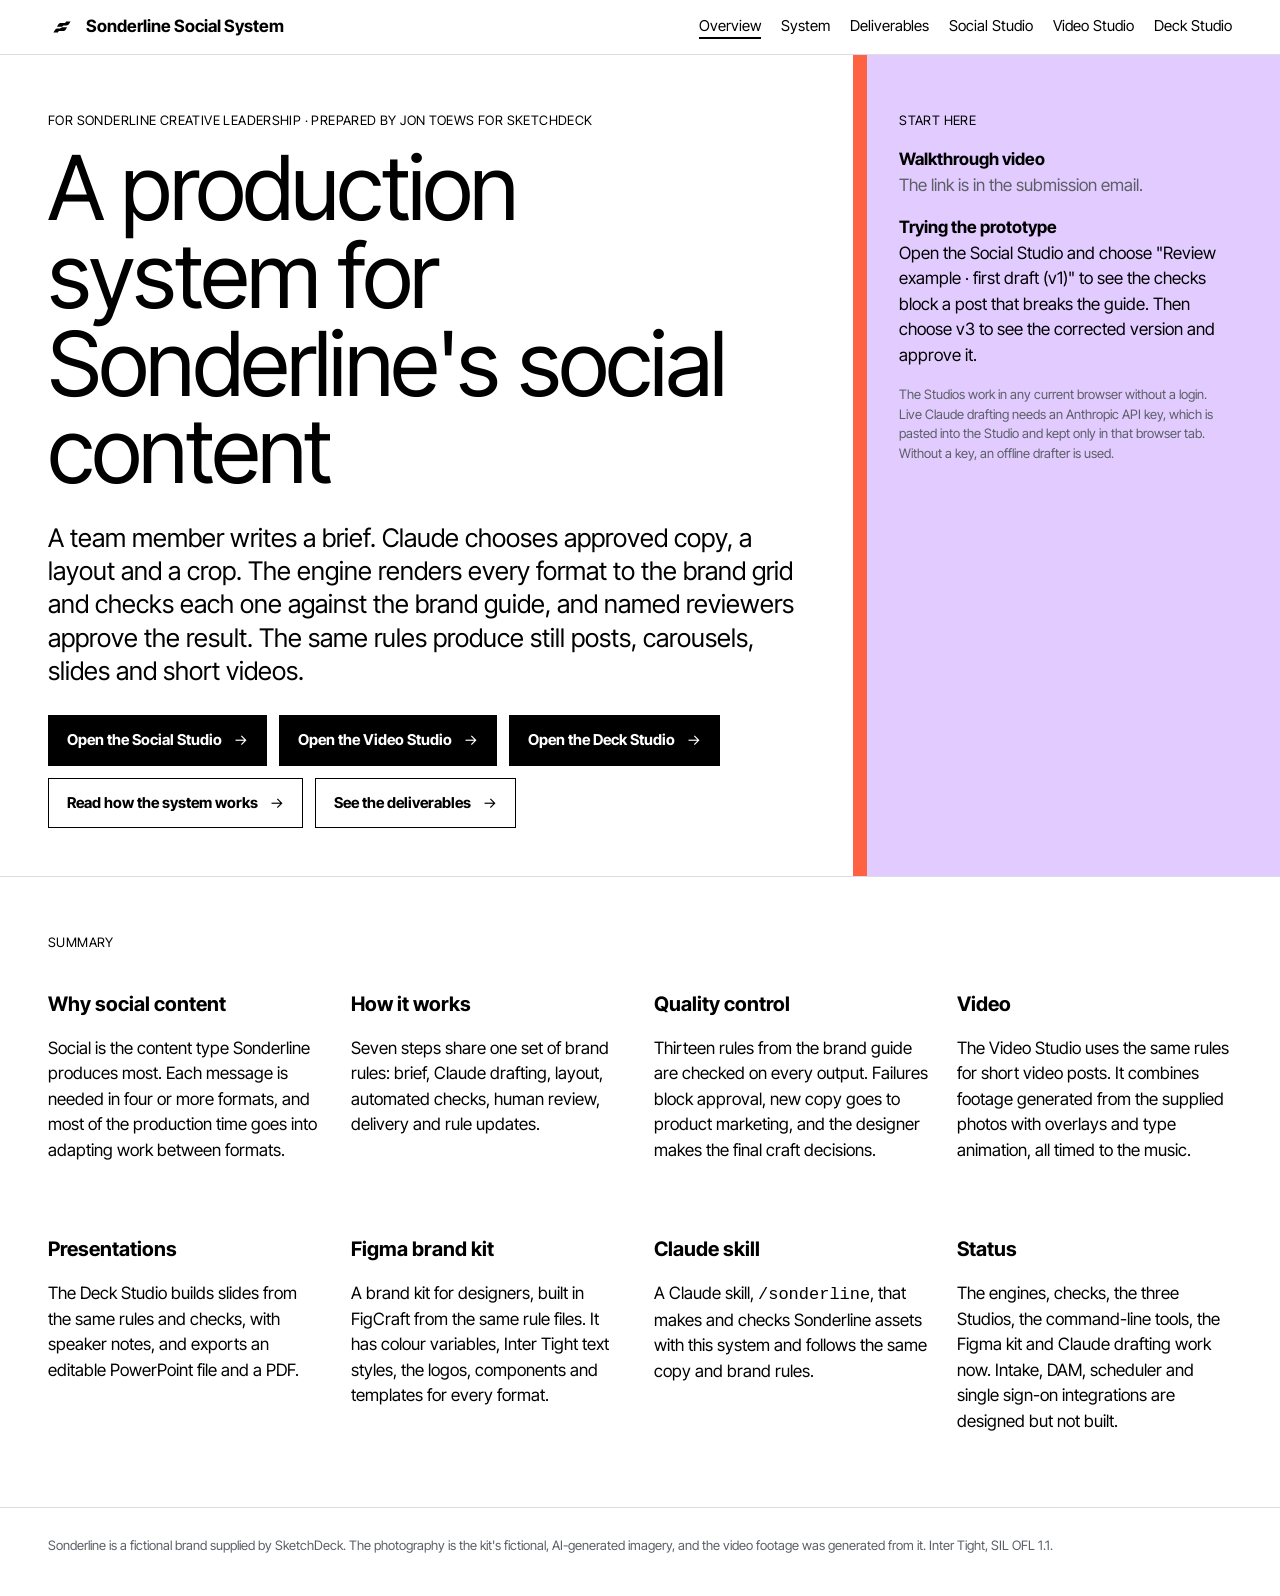
<file: index.html>
<!doctype html>
<html lang="en">
<head>
<meta charset="utf-8">
<meta name="viewport" content="width=device-width, initial-scale=1">
<meta name="robots" content="noindex, nofollow">
<title>Sonderline Social System</title>
<link rel="icon" href="data:image/svg+xml,%3Csvg xmlns=%27http://www.w3.org/2000/svg%27 viewBox=%270 0 32 32%27%3E%3Crect width=%2732%27 height=%2732%27 fill=%27%23E2CBFF%27/%3E%3Crect width=%278%27 height=%2732%27 fill=%27%23FF6242%27/%3E%3C/svg%3E">
<meta name="description" content="A production system for Sonderline's social content. SketchDeck practical exercise by Jon Toews.">
<link rel="stylesheet" href="assets/site.css?v=6d8753b81f">
</head>
<body>
<header class="bar">
  <a class="brand" href="./"><img src="brand-kit/assets/sonderline_symbol_black.svg" alt="">Sonderline Social System</a>
  <nav><a href="./" aria-current="page">Overview</a><a href="docs/">System</a><a href="deliverables/">Deliverables</a><a href="studio/">Social Studio</a><a href="video/">Video Studio</a><a href="deck/">Deck Studio</a></nav>
</header>
<div class="hero">
  <div class="lead">
    <p class="label">For Sonderline creative leadership · prepared by Jon Toews for SketchDeck</p>
    <h1>A production system for Sonderline's social content</h1>
    <p class="big">A team member writes a brief. Claude chooses approved copy, a layout and a crop. The engine renders every format to the brand grid and checks each one against the brand guide, and named reviewers approve the result. The same rules produce still posts, carousels, slides and short videos.</p>
    <div class="cta-row"><a class="btn primary" href="studio/">Open the Social Studio</a><a class="btn primary" href="video/">Open the Video Studio</a><a class="btn primary" href="deck/">Open the Deck Studio</a><a class="btn" href="docs/">Read how the system works</a><a class="btn" href="deliverables/">See the deliverables</a></div>
  </div>
  <aside>
    <p class="label">Start here</p>
    <p><b>Walkthrough video</b><br><span id="video" class="muted">The link is in the submission email.</span></p>
    <p><b>Trying the prototype</b><br>Open the Social Studio and choose "Review example · first draft (v1)" to see the checks block a post that breaks the guide. Then choose v3 to see the corrected version and approve it.</p>
    <p class="fine">The Studios work in any current browser without a login. Live Claude drafting needs an Anthropic API key, which is pasted into the Studio and kept only in that browser tab. Without a key, an offline drafter is used.</p>
  </aside>
</div>
<section class="block">
  <p class="label">Summary</p>
  <div class="cols">
    <div><h3>Why social content</h3><p>Social is the content type Sonderline produces most. Each message is needed in four or more formats, and most of the production time goes into adapting work between formats.</p></div>
    <div><h3>How it works</h3><p>Seven steps share one set of brand rules: brief, Claude drafting, layout, automated checks, human review, delivery and rule updates.</p></div>
    <div><h3>Quality control</h3><p>Thirteen rules from the brand guide are checked on every output. Failures block approval, new copy goes to product marketing, and the designer makes the final craft decisions.</p></div>
    <div><h3>Video</h3><p>The Video Studio uses the same rules for short video posts. It combines footage generated from the supplied photos with overlays and type animation, all timed to the music.</p></div>
    <div><h3>Presentations</h3><p>The Deck Studio builds slides from the same rules and checks, with speaker notes, and exports an editable PowerPoint file and a PDF.</p></div>
    <div><h3>Figma brand kit</h3><p>A brand kit for designers, built in FigCraft from the same rule files. It has colour variables, Inter Tight text styles, the logos, components and templates for every format.</p></div>
    <div><h3>Claude skill</h3><p>A Claude skill, <code>/sonderline</code>, that makes and checks Sonderline assets with this system and follows the same copy and brand rules.</p></div>
    <div><h3>Status</h3><p>The engines, checks, the three Studios, the command-line tools, the Figma kit and Claude drafting work now. Intake, DAM, scheduler and single sign-on integrations are designed but not built.</p></div>
  </div>
</section>
<footer class="foot">Sonderline is a fictional brand supplied by SketchDeck. The photography is the kit's fictional, AI-generated imagery, and the video footage was generated from it. Inter Tight, SIL OFL 1.1.</footer>
</body>
</html>
</file>
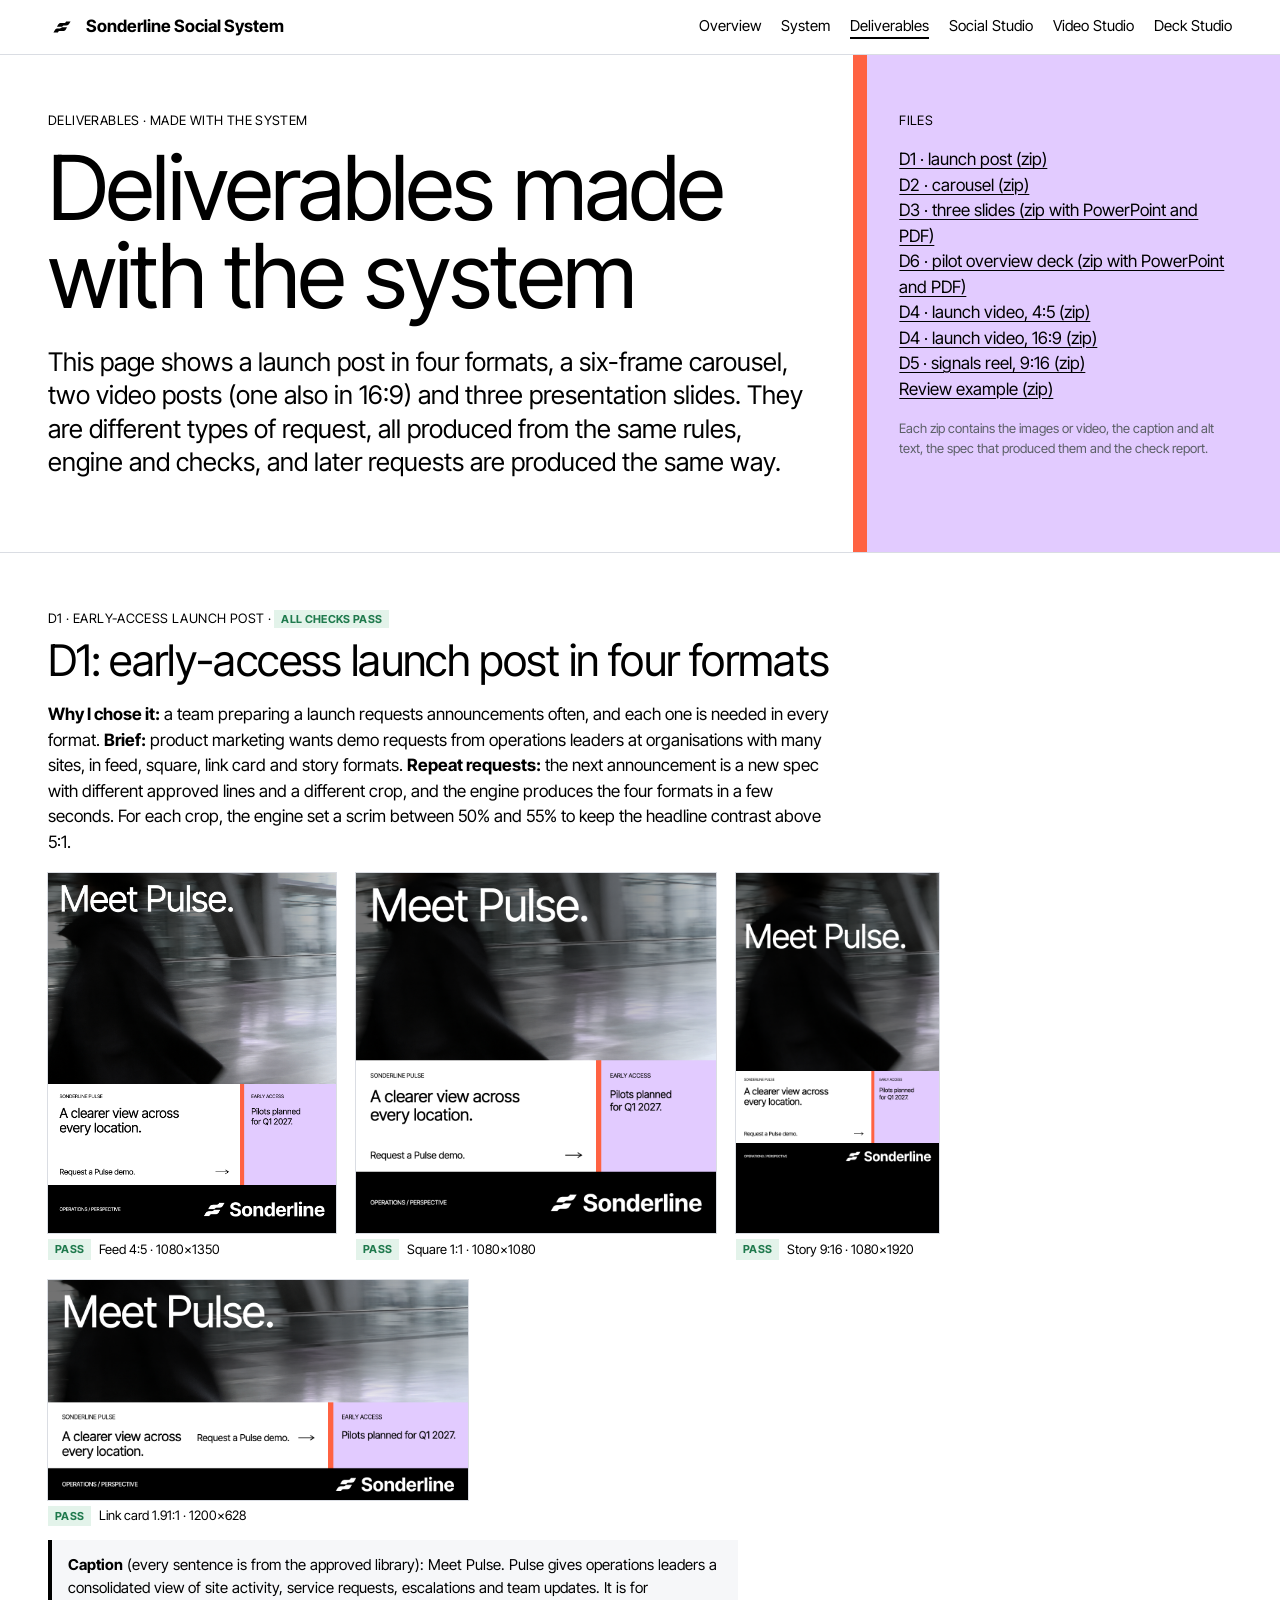
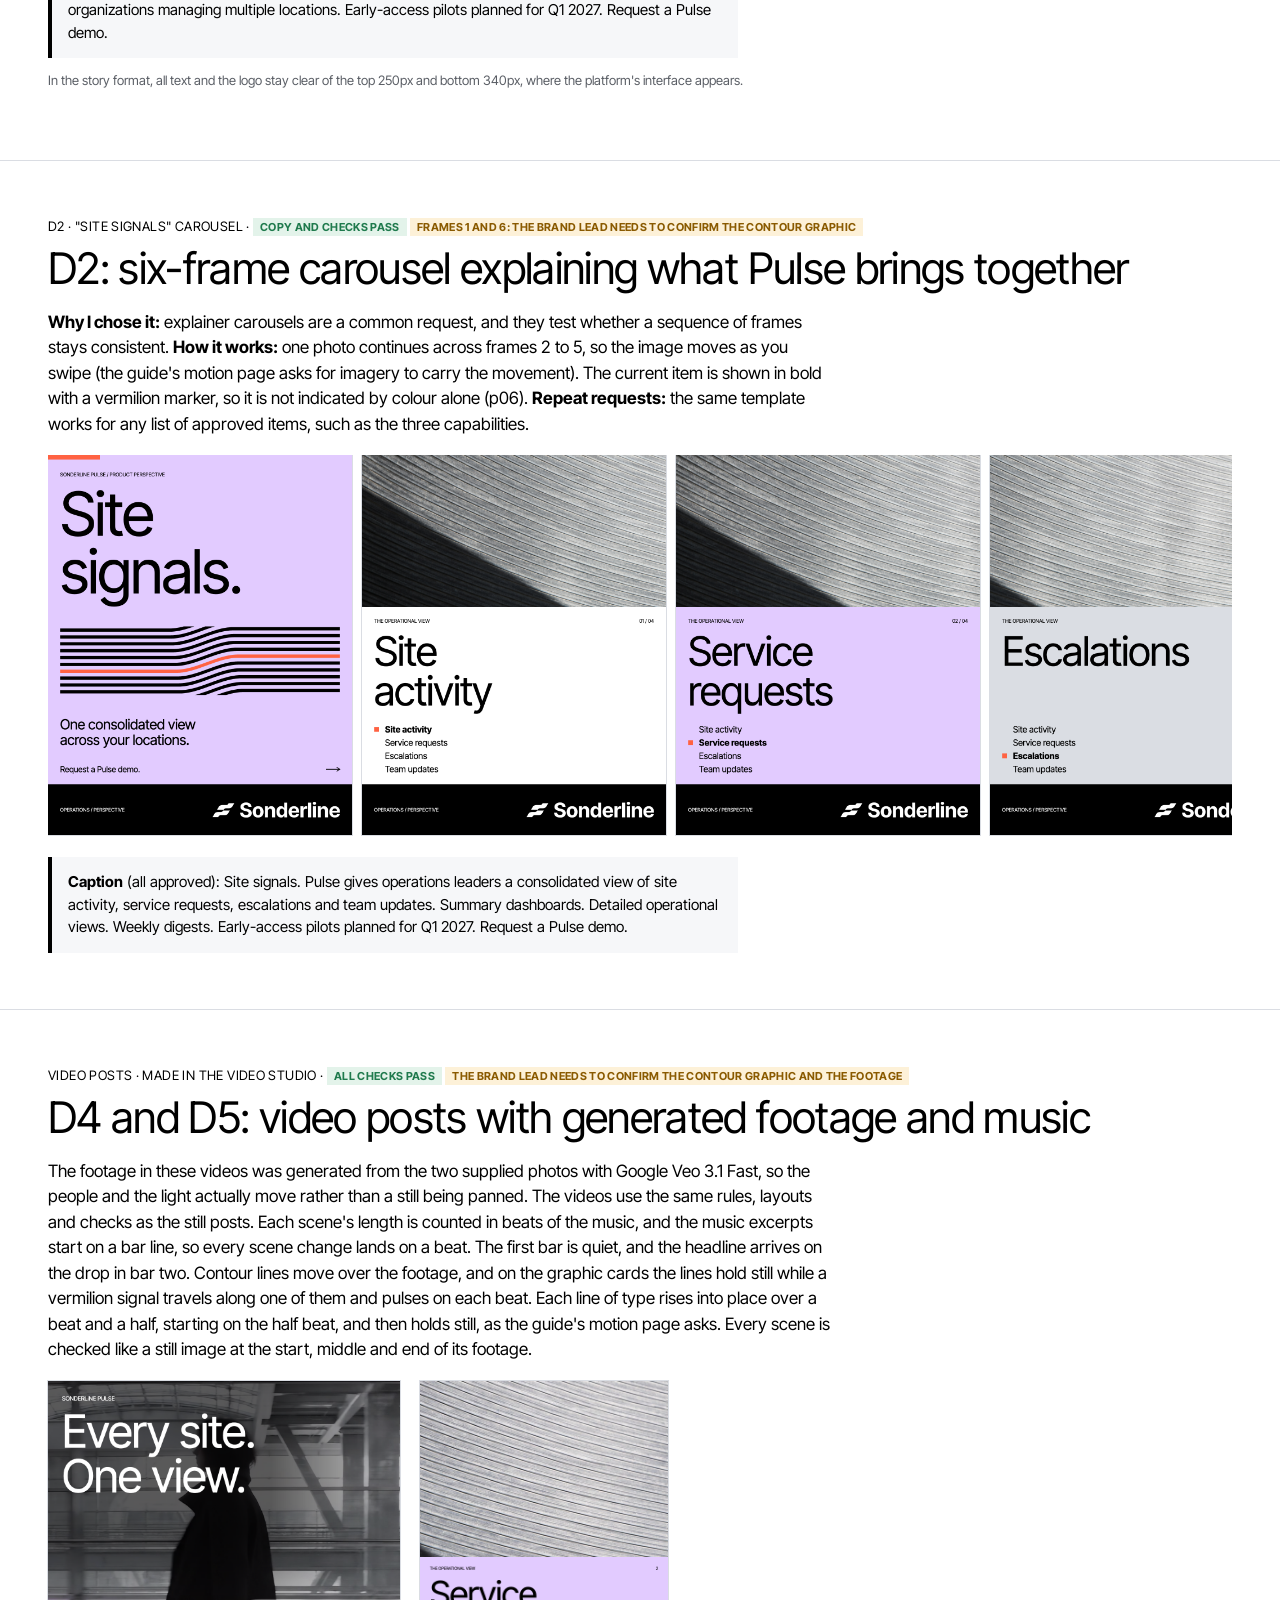
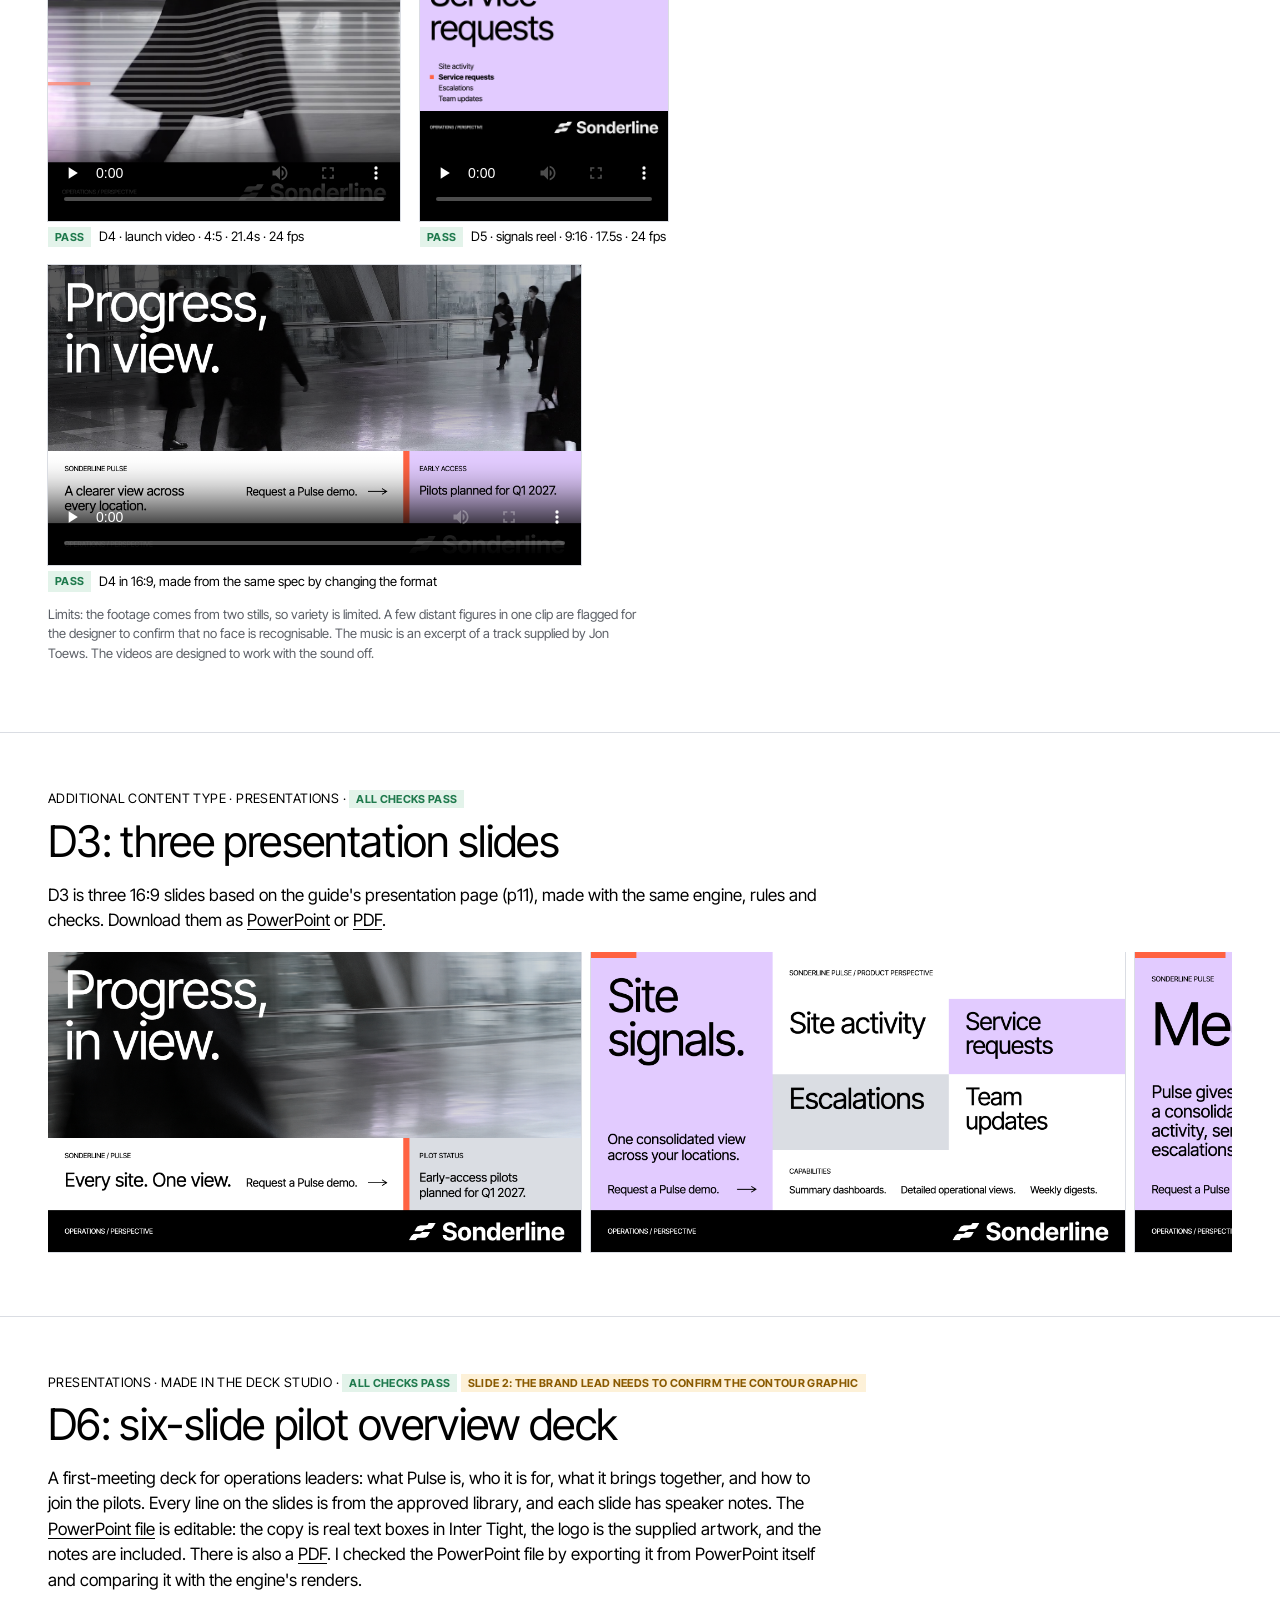
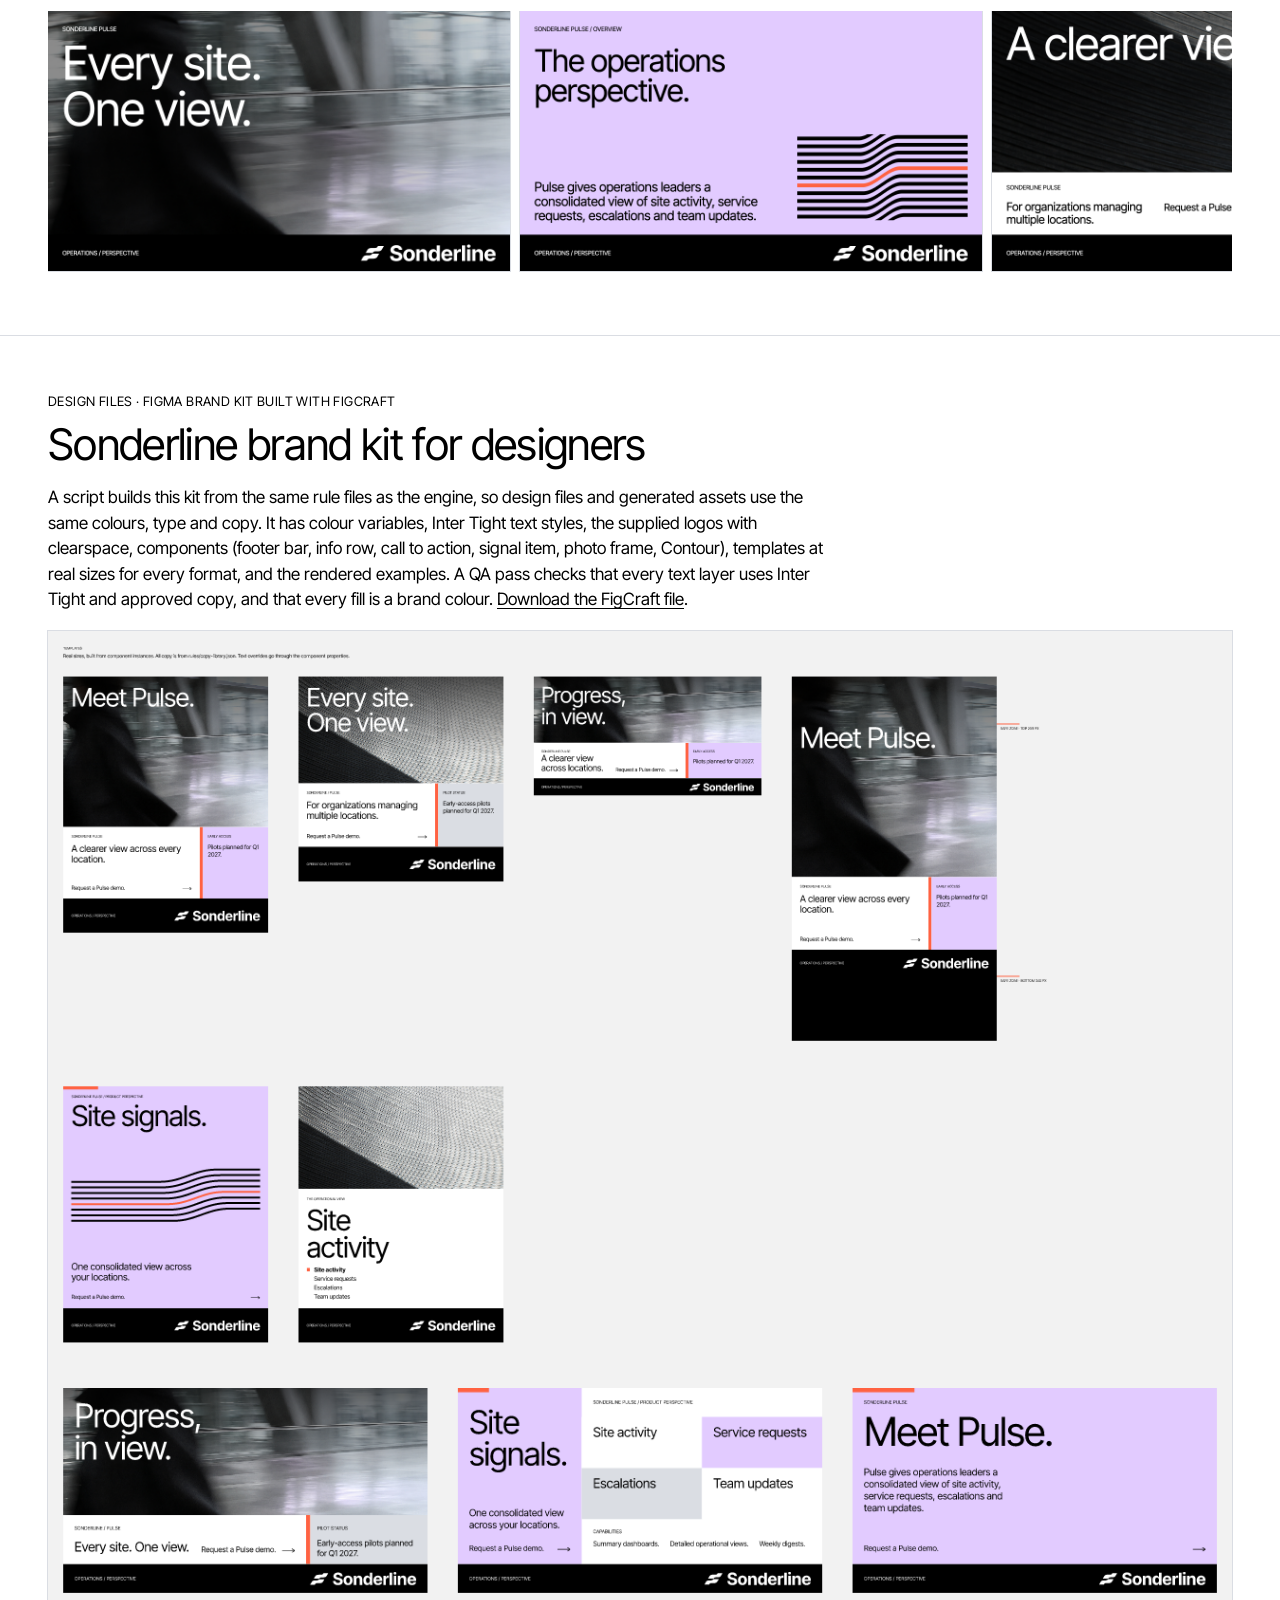
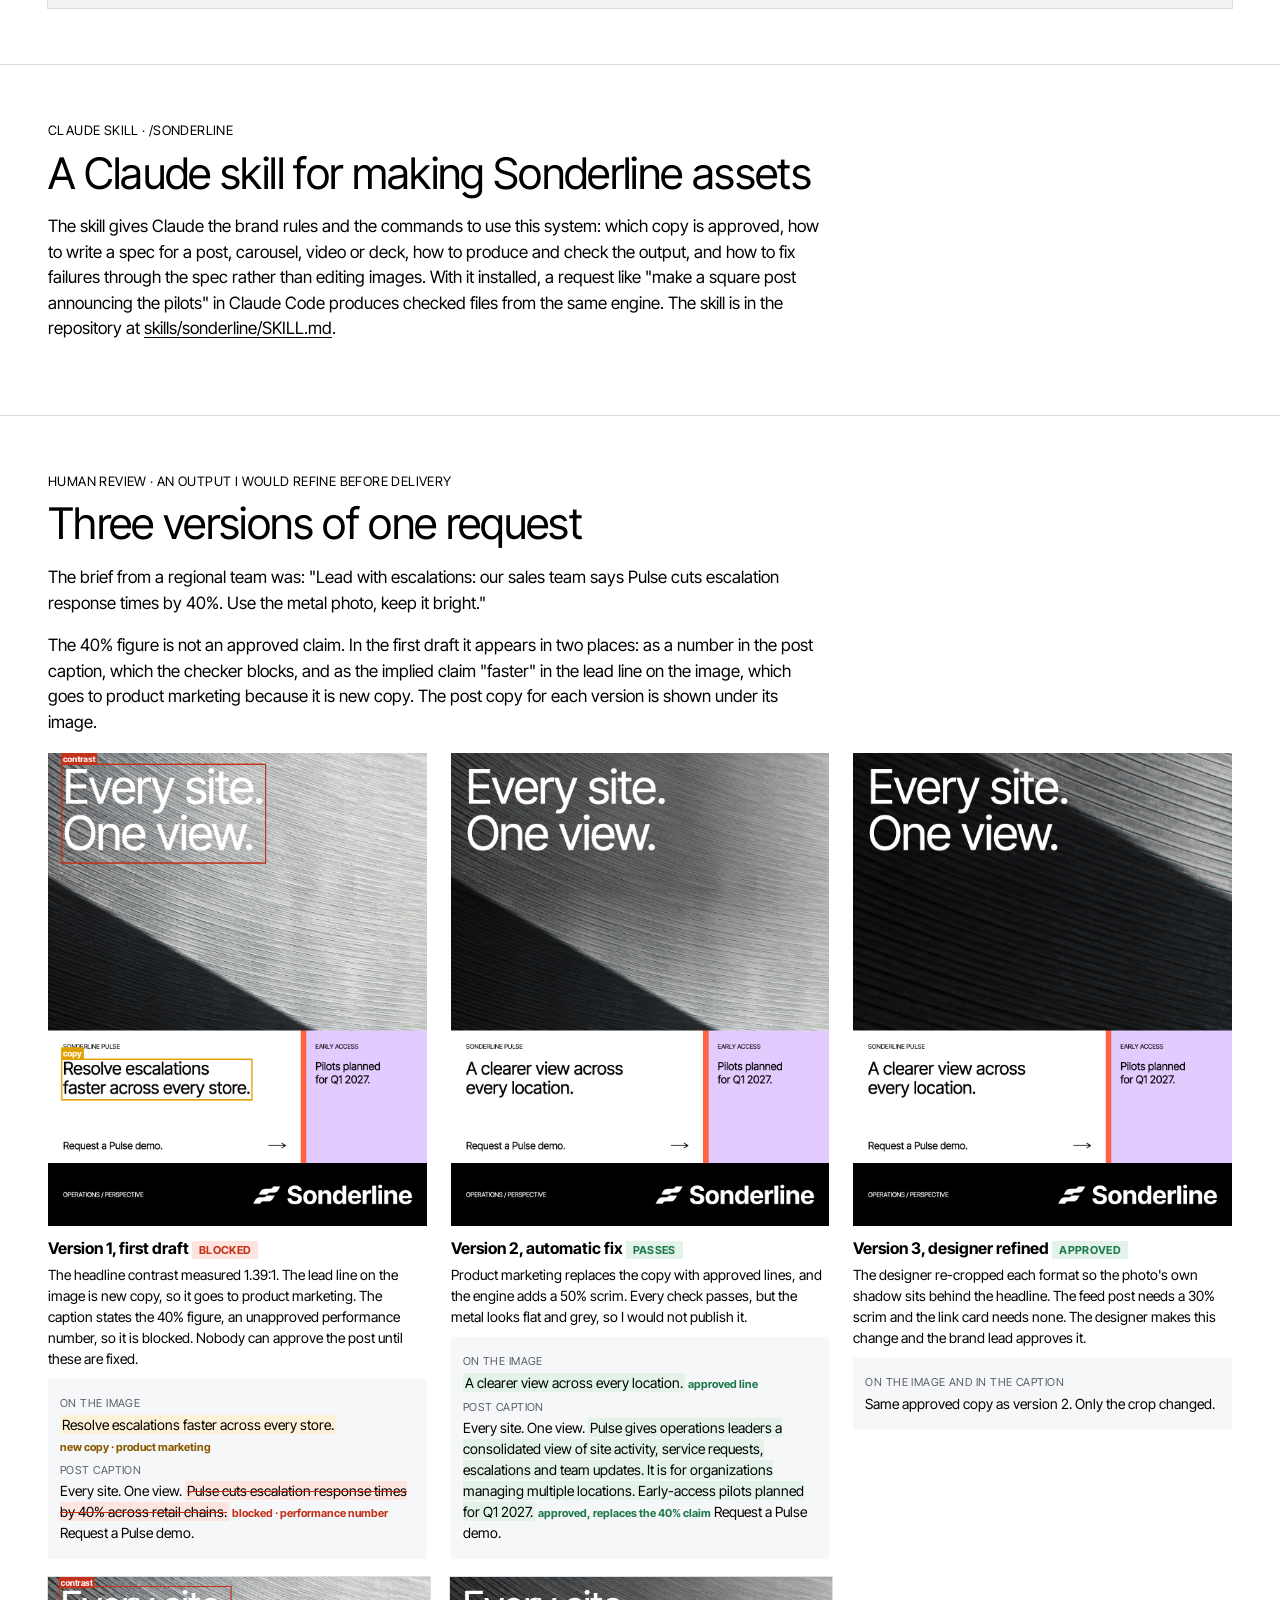
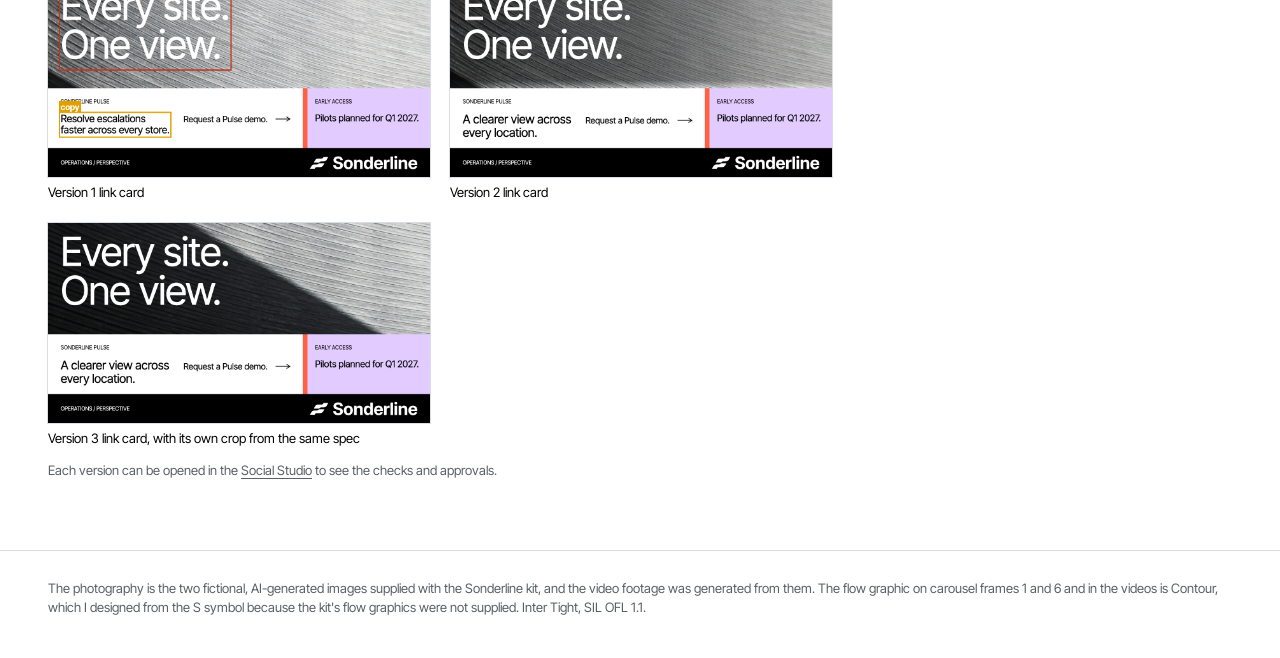
<file: deliverables/index.html>
<!doctype html>
<html lang="en">
<head>
<meta charset="utf-8">
<meta name="viewport" content="width=device-width, initial-scale=1">
<meta name="robots" content="noindex, nofollow">
<title>Social Deliverables</title>
<link rel="icon" href="data:image/svg+xml,%3Csvg xmlns=%27http://www.w3.org/2000/svg%27 viewBox=%270 0 32 32%27%3E%3Crect width=%2732%27 height=%2732%27 fill=%27%23E2CBFF%27/%3E%3Crect width=%278%27 height=%2732%27 fill=%27%23FF6242%27/%3E%3C/svg%3E">
<link rel="stylesheet" href="../assets/site.css?v=6d8753b81f">
</head>
<body>
<header class="bar">
  <a class="brand" href="../"><img src="../brand-kit/assets/sonderline_symbol_black.svg" alt="">Sonderline Social System</a>
  <nav><a href="../">Overview</a><a href="../docs/">System</a><a href="./" aria-current="page">Deliverables</a><a href="../studio/">Social Studio</a><a href="../video/">Video Studio</a><a href="../deck/">Deck Studio</a></nav>
</header>

<div class="hero">
  <div class="lead">
    <p class="label">Deliverables · made with the system</p>
    <h1>Deliverables made with the system</h1>
    <p class="big">This page shows a launch post in four formats, a six-frame carousel, two video posts (one also in 16:9) and three presentation slides. They are different types of request, all produced from the same rules, engine and checks, and later requests are produced the same way.</p>
  </div>
  <aside>
    <p class="label">Files</p>
    <p><a href="d1-early-access.zip?v=be796623f6">D1 · launch post (zip)</a><br><a href="d2-site-signals.zip?v=7bfa22481d">D2 · carousel (zip)</a><br><a href="d3-product-perspective.zip?v=354b37e66d">D3 · three slides (zip with PowerPoint and PDF)</a><br><a href="d6-pilot-deck.zip?v=65b19ebde8">D6 · pilot overview deck (zip with PowerPoint and PDF)</a><br><a href="d4-launch-video.zip?v=1d9d3cad18">D4 · launch video, 4:5 (zip)</a><br><a href="d4-launch-video-landscape.zip?v=00da35cf03">D4 · launch video, 16:9 (zip)</a><br><a href="d5-signals-reel.zip?v=9cf2b7355e">D5 · signals reel, 9:16 (zip)</a><br><a href="../review/review-example.zip?v=971f4d1c44">Review example (zip)</a></p>
    <p class="fine">Each zip contains the images or video, the caption and alt text, the spec that produced them and the check report.</p>
  </aside>
</div>

<section class="block" id="d1">
  <p class="label">D1 · Early-access launch post · <span class="status pass">all checks pass</span></p>
  <h2>D1: early-access launch post in four formats</h2>
  <p class="prose"><b>Why I chose it:</b> a team preparing a launch requests announcements often, and each one is needed in every format. <b>Brief:</b> product marketing wants demo requests from operations leaders at organisations with many sites, in feed, square, link card and story formats. <b>Repeat requests:</b> the next announcement is a new spec with different approved lines and a different crop, and the engine produces the four formats in a few seconds. For each crop, the engine set a scrim between 50% and 55% to keep the headline contrast above 5:1.</p>
  <div class="gallery">
    <figure><img width="1080" height="1350" src="d1-early-access/feed.png?v=466cac6ea5" alt="Feed 4:5 version of the Meet Pulse post" loading="lazy"><figcaption><span class="status pass">pass</span> Feed 4:5 · 1080×1350</figcaption></figure>
    <figure><img width="1080" height="1080" src="d1-early-access/square.png?v=2f9d0a49b6" alt="Square version" loading="lazy"><figcaption><span class="status pass">pass</span> Square 1:1 · 1080×1080</figcaption></figure>
    <figure><img width="1080" height="1920" src="d1-early-access/story.png?v=dcb06d9a69" alt="Story 9:16 version" loading="lazy"><figcaption><span class="status pass">pass</span> Story 9:16 · 1080×1920</figcaption></figure>
    <figure><img width="1200" height="628" src="d1-early-access/link.png?v=9bd16cbbfb" alt="Link card version" loading="lazy" style="height:220px"><figcaption><span class="status pass">pass</span> Link card 1.91:1 · 1200×628</figcaption></figure>
  </div>
  <div class="caption-box"><b>Caption</b> (every sentence is from the approved library): Meet Pulse. Pulse gives operations leaders a consolidated view of site activity, service requests, escalations and team updates. It is for organizations managing multiple locations. Early-access pilots planned for Q1 2027. Request a Pulse demo.</div>
  <p class="fine">In the story format, all text and the logo stay clear of the top 250px and bottom 340px, where the platform's interface appears.</p>
</section>

<section class="block" id="d2">
  <p class="label">D2 · "Site signals" carousel · <span class="status pass">copy and checks pass</span> <span class="status review">frames 1 and 6: the brand lead needs to confirm the Contour graphic</span></p>
  <h2>D2: six-frame carousel explaining what Pulse brings together</h2>
  <p class="prose"><b>Why I chose it:</b> explainer carousels are a common request, and they test whether a sequence of frames stays consistent. <b>How it works:</b> one photo continues across frames 2 to 5, so the image moves as you swipe (the guide's motion page asks for imagery to carry the movement). The current item is shown in bold with a vermilion marker, so it is not indicated by colour alone (p06). <b>Repeat requests:</b> the same template works for any list of approved items, such as the three capabilities.</p>
  <div class="strip">
    <img width="1080" height="1350" src="d2-site-signals/feed-01.png?v=73ae7797bf" alt="Frame 1: Site signals. One consolidated view across your locations." loading="lazy">
    <img width="1080" height="1350" src="d2-site-signals/feed-02.png?v=9455892d1d" alt="Frame 2: Site activity" loading="lazy">
    <img width="1080" height="1350" src="d2-site-signals/feed-03.png?v=bcb5badcce" alt="Frame 3: Service requests" loading="lazy">
    <img width="1080" height="1350" src="d2-site-signals/feed-04.png?v=752555b07d" alt="Frame 4: Escalations" loading="lazy">
    <img width="1080" height="1350" src="d2-site-signals/feed-05.png?v=cbc2f9869d" alt="Frame 5: Team updates" loading="lazy">
    <img width="1080" height="1350" src="d2-site-signals/feed-06.png?v=2eb20069ef" alt="Frame 6: Keep the details connected." loading="lazy">
  </div>
  <div class="caption-box"><b>Caption</b> (all approved): Site signals. Pulse gives operations leaders a consolidated view of site activity, service requests, escalations and team updates. Summary dashboards. Detailed operational views. Weekly digests. Early-access pilots planned for Q1 2027. Request a Pulse demo.</div>
</section>

<section class="block" id="video">
  <p class="label">Video posts · made in the Video Studio · <span class="status pass">all checks pass</span> <span class="status review">the brand lead needs to confirm the Contour graphic and the footage</span></p>
  <h2>D4 and D5: video posts with generated footage and music</h2>
  <p class="prose">The footage in these videos was generated from the two supplied photos with Google Veo 3.1 Fast, so the people and the light actually move rather than a still being panned. The videos use the same rules, layouts and checks as the still posts. Each scene's length is counted in beats of the music, and the music excerpts start on a bar line, so every scene change lands on a beat. The first bar is quiet, and the headline arrives on the drop in bar two. Contour lines move over the footage, and on the graphic cards the lines hold still while a vermilion signal travels along one of them and pulses on each beat. Each line of type rises into place over a beat and a half, starting on the half beat, and then holds still, as the guide's motion page asks. Every scene is checked like a still image at the start, middle and end of its footage.</p>
  <div class="gallery">
    <figure><video src="d4-launch-video/d4-launch-video.mp4?v=0115114ac7" poster="d4-launch-video/scene-01.png?v=f5d0ddd727" controls playsinline preload="none" style="height:440px;width:auto;display:block;outline:1px solid var(--line)"></video><figcaption><span class="status pass">pass</span> D4 · launch video · 4:5 · 21.4s · 24 fps</figcaption></figure>
    <figure><video src="d5-signals-reel/d5-signals-reel.mp4?v=084945ef75" poster="d5-signals-reel/scene-03.png?v=000d755278" controls playsinline preload="none" style="height:440px;width:auto;display:block;outline:1px solid var(--line)"></video><figcaption><span class="status pass">pass</span> D5 · signals reel · 9:16 · 17.5s · 24 fps</figcaption></figure>
  </div>
  <div class="gallery">
    <figure><video src="d4-launch-video-landscape/d4-launch-video-landscape.mp4?v=91e4ddeb77" poster="d4-launch-video-landscape/scene-06.png?v=07cfd4d0c6" controls playsinline preload="none" style="height:300px;width:auto;display:block;outline:1px solid var(--line)"></video><figcaption><span class="status pass">pass</span> D4 in 16:9, made from the same spec by changing the format</figcaption></figure>
  </div>
  <p class="prose fine">Limits: the footage comes from two stills, so variety is limited. A few distant figures in one clip are flagged for the designer to confirm that no face is recognisable. The music is an excerpt of a track supplied by Jon Toews. The videos are designed to work with the sound off.</p>
</section>

<section class="block" id="stretch">
  <p class="label">Additional content type · presentations · <span class="status pass">all checks pass</span></p>
  <h2>D3: three presentation slides</h2>
  <p class="prose">D3 is three 16:9 slides based on the guide's presentation page (p11), made with the same engine, rules and checks. Download them as <a href="d3-product-perspective/d3-product-perspective.pptx">PowerPoint</a> or <a href="d3-product-perspective/d3-product-perspective.pdf?v=02d9814db8">PDF</a>.</p>
  <div class="strip">
    <img width="1920" height="1080" src="d3-product-perspective/slide-01.png?v=8cfff1013b" alt="Slide 1: Progress, in view." loading="lazy" style="height:300px">
    <img width="1920" height="1080" src="d3-product-perspective/slide-02.png?v=08f553ed56" alt="Slide 2: Site signals grid" loading="lazy" style="height:300px">
    <img width="1920" height="1080" src="d3-product-perspective/slide-03.png?v=7a3229b664" alt="Slide 3: Meet Pulse." loading="lazy" style="height:300px">
  </div>
</section>

<section class="block" id="deck">
  <p class="label">Presentations · made in the Deck Studio · <span class="status pass">all checks pass</span> <span class="status review">slide 2: the brand lead needs to confirm the Contour graphic</span></p>
  <h2>D6: six-slide pilot overview deck</h2>
  <p class="prose">A first-meeting deck for operations leaders: what Pulse is, who it is for, what it brings together, and how to join the pilots. Every line on the slides is from the approved library, and each slide has speaker notes. The <a href="d6-pilot-deck/d6-pilot-deck.pptx">PowerPoint file</a> is editable: the copy is real text boxes in Inter Tight, the logo is the supplied artwork, and the notes are included. There is also a <a href="d6-pilot-deck/d6-pilot-deck.pdf?v=82ea86ff17">PDF</a>. I checked the PowerPoint file by exporting it from PowerPoint itself and comparing it with the engine's renders.</p>
  <div class="strip">
    <img width="1920" height="1080" src="d6-pilot-deck/slide-01.png?v=a24f760bc5" alt="Slide 1: Every site. One view." loading="lazy" style="height:260px">
    <img width="1920" height="1080" src="d6-pilot-deck/slide-02.png?v=39d11125d6" alt="Slide 2: The operations perspective." loading="lazy" style="height:260px">
    <img width="1920" height="1080" src="d6-pilot-deck/slide-03.png?v=6d04a27380" alt="Slide 3: A clearer view." loading="lazy" style="height:260px">
    <img width="1920" height="1080" src="d6-pilot-deck/slide-04.png?v=08f553ed56" alt="Slide 4: Site signals." loading="lazy" style="height:260px">
    <img width="1920" height="1080" src="d6-pilot-deck/slide-05.png?v=6667f8b771" alt="Slide 5: Keep the details connected." loading="lazy" style="height:260px">
    <img width="1920" height="1080" src="d6-pilot-deck/slide-06.png?v=9e6f7d328f" alt="Slide 6: Meet Pulse." loading="lazy" style="height:260px">
  </div>
</section>

<section class="block" id="figma">
  <p class="label">Design files · Figma brand kit built with FigCraft</p>
  <h2>Sonderline brand kit for designers</h2>
  <p class="prose">A script builds this kit from the same rule files as the engine, so design files and generated assets use the same colours, type and copy. It has colour variables, Inter Tight text styles, the supplied logos with clearspace, components (footer bar, info row, call to action, signal item, photo frame, Contour), templates at real sizes for every format, and the rendered examples. A QA pass checks that every text layer uses Inter Tight and approved copy, and that every fill is a brand colour. <a href="../figcraft/sonderline-brand-kit.figcraft">Download the FigCraft file</a>.</p>
  <img width="1248" height="1030" src="../figcraft/previews/page-templates.png?v=7783c7e039" alt="Templates page of the Figma brand kit" loading="lazy" style="margin-top:18px;outline:1px solid var(--line)">
</section>

<section class="block" id="skill">
  <p class="label">Claude skill · /sonderline</p>
  <h2>A Claude skill for making Sonderline assets</h2>
  <p class="prose">The skill gives Claude the brand rules and the commands to use this system: which copy is approved, how to write a spec for a post, carousel, video or deck, how to produce and check the output, and how to fix failures through the spec rather than editing images. With it installed, a request like "make a square post announcing the pilots" in Claude Code produces checked files from the same engine. The skill is in the repository at <a href="https://github.com/swoonjet/sonderline-studio/blob/main/skills/sonderline/SKILL.md">skills/sonderline/SKILL.md</a>.</p>
</section>

<section class="block" id="review">
  <p class="label">Human review · an output I would refine before delivery</p>
  <h2>Three versions of one request</h2>
  <p class="prose">The brief from a regional team was: "Lead with escalations: our sales team says Pulse cuts escalation response times by 40%. Use the metal photo, keep it bright."</p>
  <p class="prose">The 40% figure is not an approved claim. In the first draft it appears in two places: as a number in the post caption, which the checker blocks, and as the implied claim "faster" in the lead line on the image, which goes to product marketing because it is new copy. The post copy for each version is shown under its image.</p>
  <div class="steps3">
    <figure><img width="1080" height="1350" src="../review/r1-v1-draft/feed-annotated.png?v=24c05748d9" alt="v1 with the failing headline and new copy outlined" loading="lazy">
      <figcaption><b>Version 1, first draft <span class="status fail">blocked</span></b>The headline contrast measured 1.39:1. The lead line on the image is new copy, so it goes to product marketing. The caption states the 40% figure, an unapproved performance number, so it is blocked. Nobody can approve the post until these are fixed.</figcaption><div class="copy-check"><p class="ck-label">On the image</p><p><mark class="review">Resolve escalations faster across every store.</mark> <span class="ck-tag review">new copy · product marketing</span></p><p class="ck-label">Post caption</p><p>Every site. One view. <mark class="fail">Pulse cuts escalation response times by 40% across retail chains.</mark> <span class="ck-tag fail">blocked · performance number</span> Request a Pulse demo.</p></div></figure>
    <figure><img width="1080" height="1350" src="../review/r1-v2-autofix/feed.png?v=7a9ef1fa2f" alt="v2 with a heavy grey scrim" loading="lazy">
      <figcaption><b>Version 2, automatic fix <span class="status pass">passes</span></b>Product marketing replaces the copy with approved lines, and the engine adds a 50% scrim. Every check passes, but the metal looks flat and grey, so I would not publish it.</figcaption><div class="copy-check"><p class="ck-label">On the image</p><p><mark class="ok">A clearer view across every location.</mark> <span class="ck-tag ok">approved line</span></p><p class="ck-label">Post caption</p><p>Every site. One view. <mark class="ok">Pulse gives operations leaders a consolidated view of site activity, service requests, escalations and team updates. It is for organizations managing multiple locations. Early-access pilots planned for Q1 2027.</mark> <span class="ck-tag ok">approved, replaces the 40% claim</span> Request a Pulse demo.</p></div></figure>
    <figure><img width="1080" height="1350" src="../review/r1-v3-approved/feed.png?v=33a70e6ab3" alt="v3 re-cropped so the shadow sits behind the headline" loading="lazy">
      <figcaption><b>Version 3, designer refined <span class="status pass">approved</span></b>The designer re-cropped each format so the photo's own shadow sits behind the headline. The feed post needs a 30% scrim and the link card needs none. The designer makes this change and the brand lead approves it.</figcaption><div class="copy-check"><p class="ck-label">On the image and in the caption</p><p>Same approved copy as version 2. Only the crop changed.</p></div></figure>
  </div>
  <div class="gallery">
    <figure><img width="1200" height="628" src="../review/r1-v1-draft/link-annotated.png?v=771e0d6db3" alt="v1 link card annotated" loading="lazy" style="height:200px"><figcaption>Version 1 link card</figcaption></figure>
    <figure><img width="1200" height="628" src="../review/r1-v2-autofix/link.png?v=013e8102e8" alt="v2 link card" loading="lazy" style="height:200px"><figcaption>Version 2 link card</figcaption></figure>
    <figure><img width="1200" height="628" src="../review/r1-v3-approved/link.png?v=54e0d3a843" alt="v3 link card" loading="lazy" style="height:200px"><figcaption>Version 3 link card, with its own crop from the same spec</figcaption></figure>
  </div>
  <p class="prose fine">Each version can be opened in the <a href="../studio/#spec=specs/r1-v1-draft.json">Social Studio</a> to see the checks and approvals.</p>
</section>

<footer class="foot">The photography is the two fictional, AI-generated images supplied with the Sonderline kit, and the video footage was generated from them. The flow graphic on carousel frames 1 and 6 and in the videos is Contour, which I designed from the S symbol because the kit's flow graphics were not supplied. Inter Tight, SIL OFL 1.1.</footer>
</body>
</html>
</file>
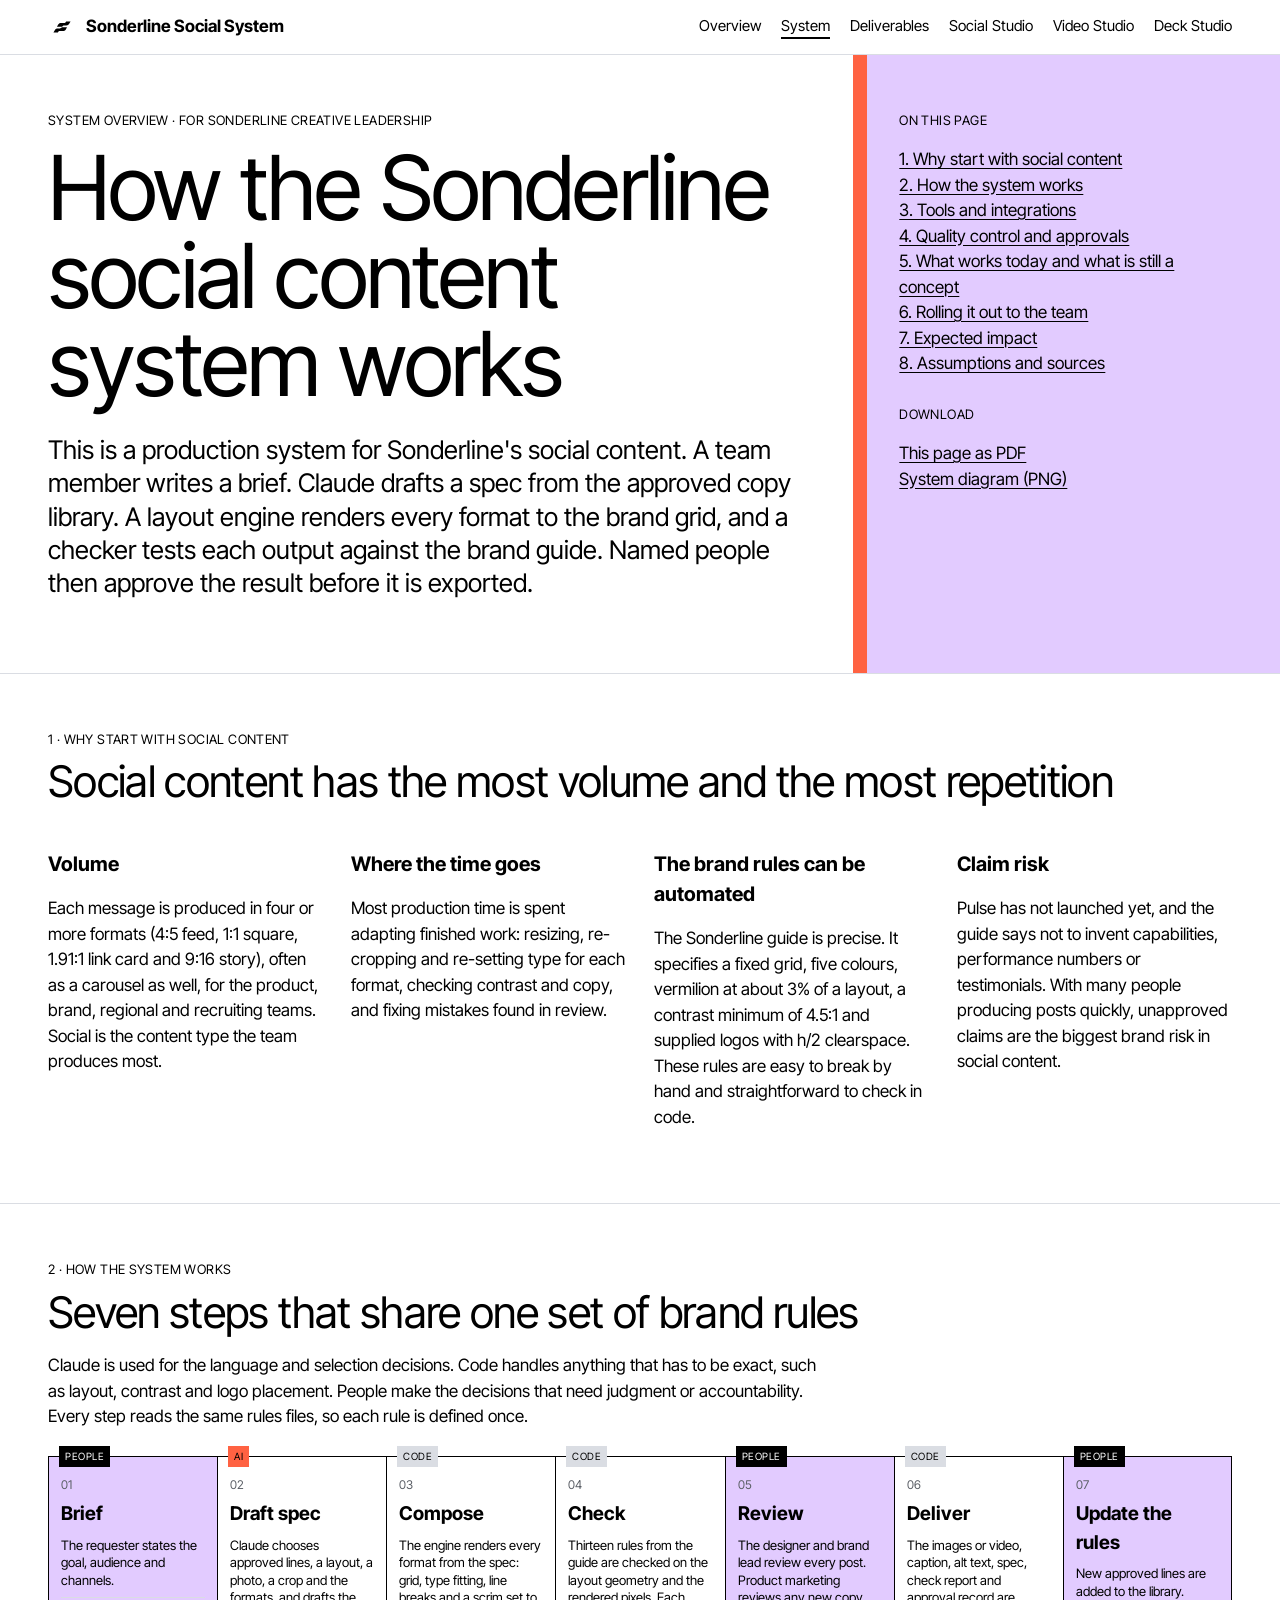
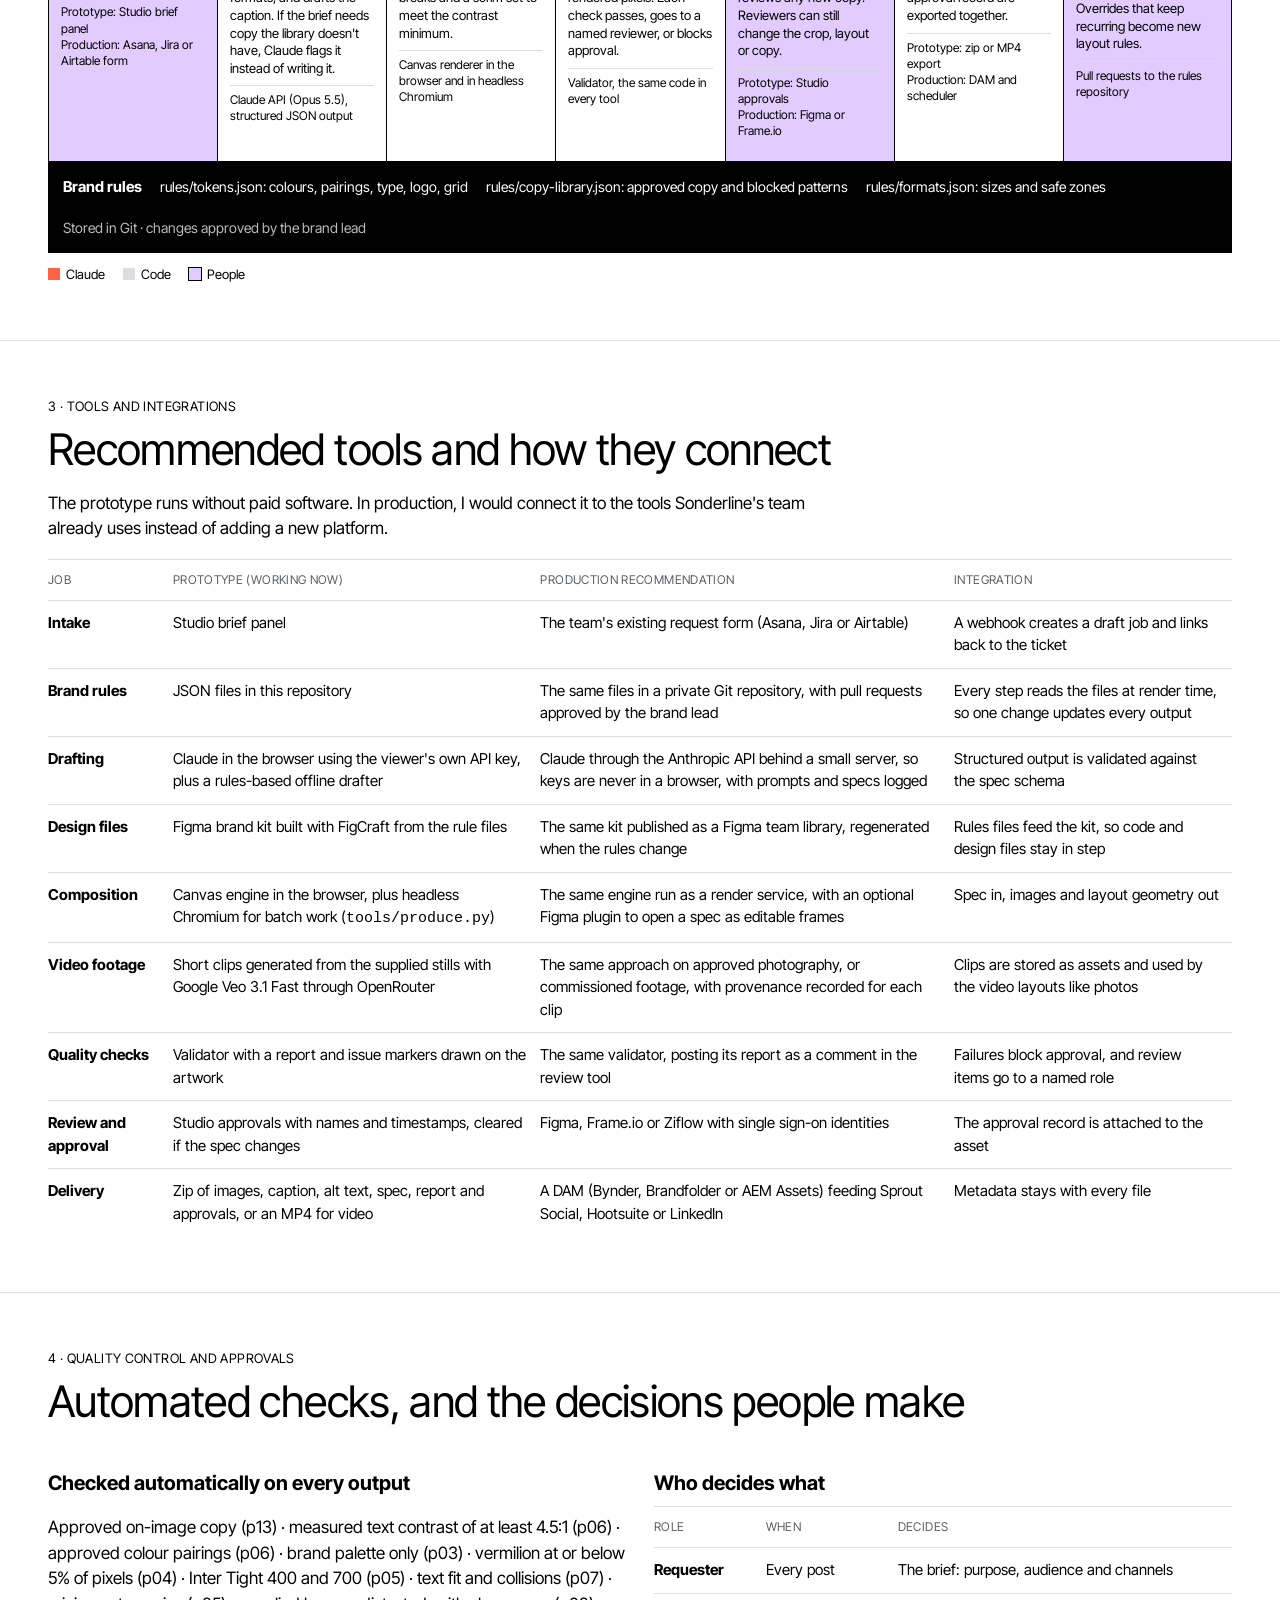
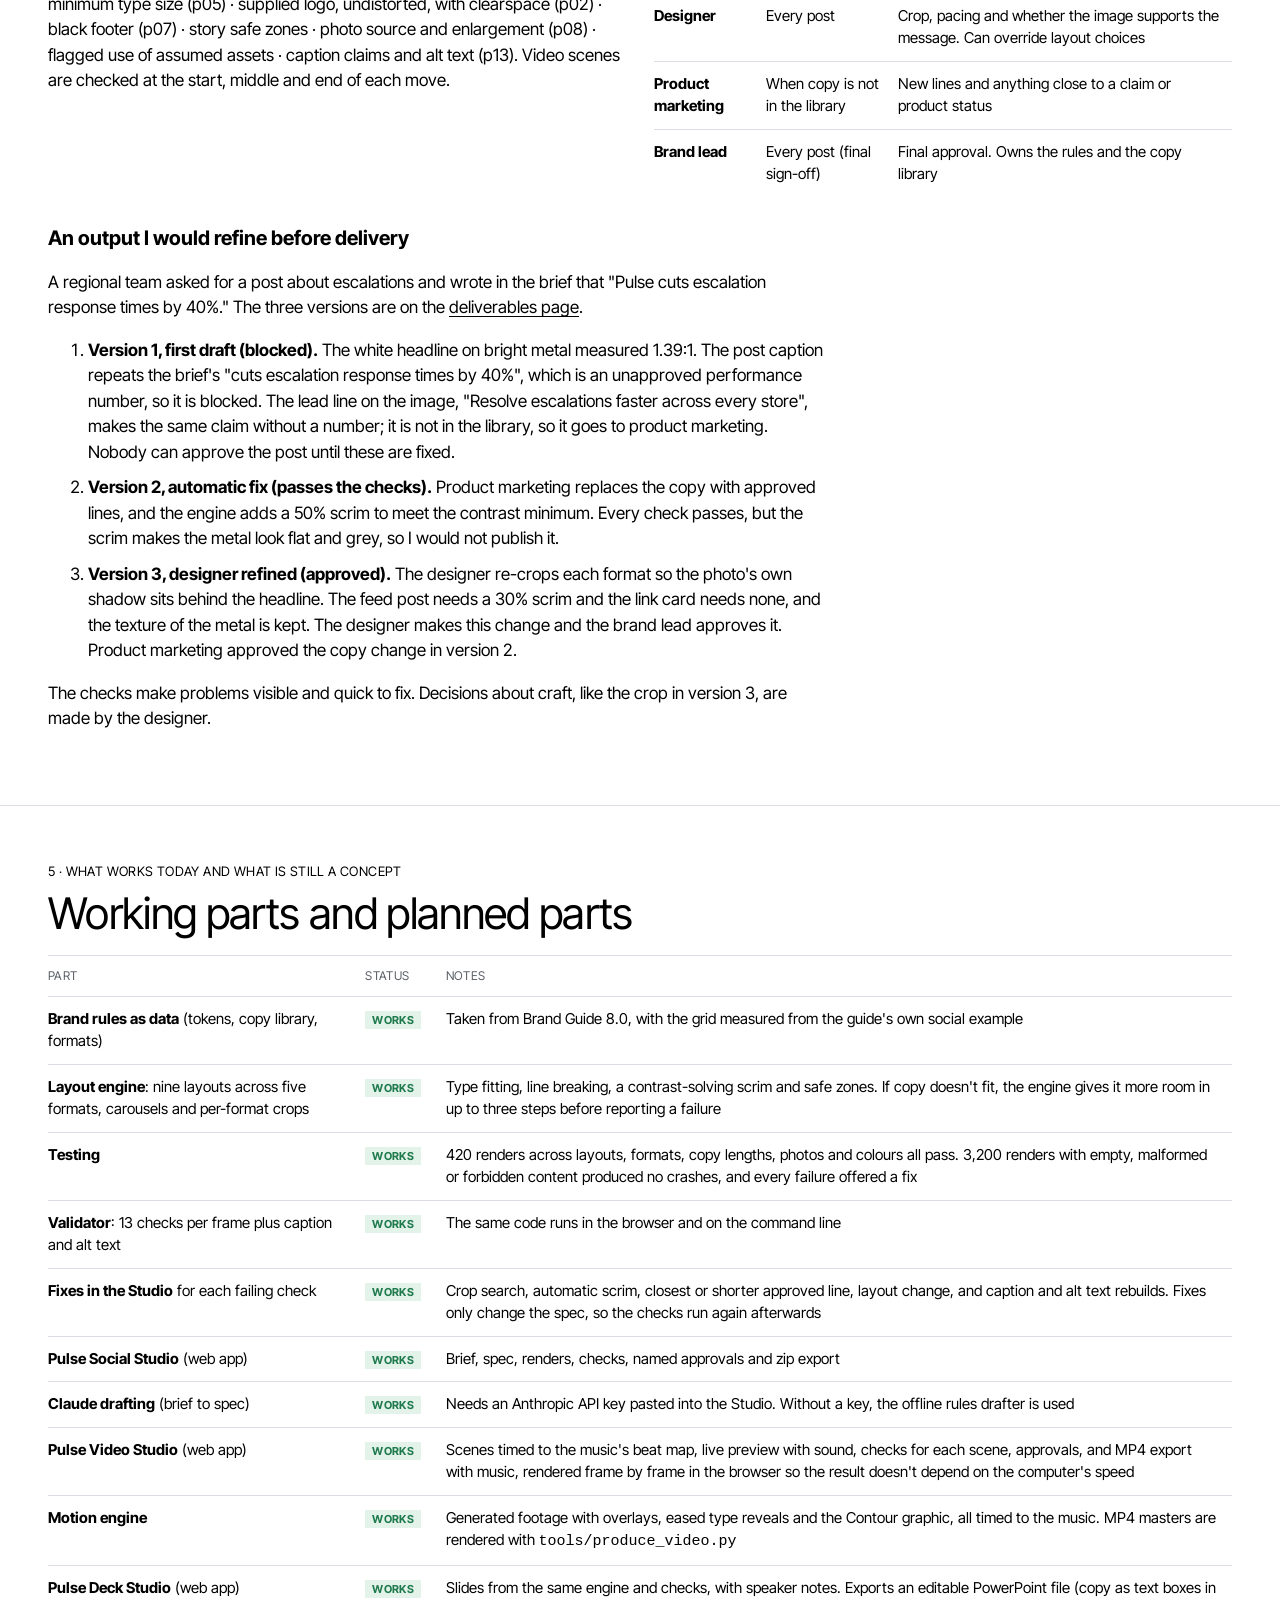
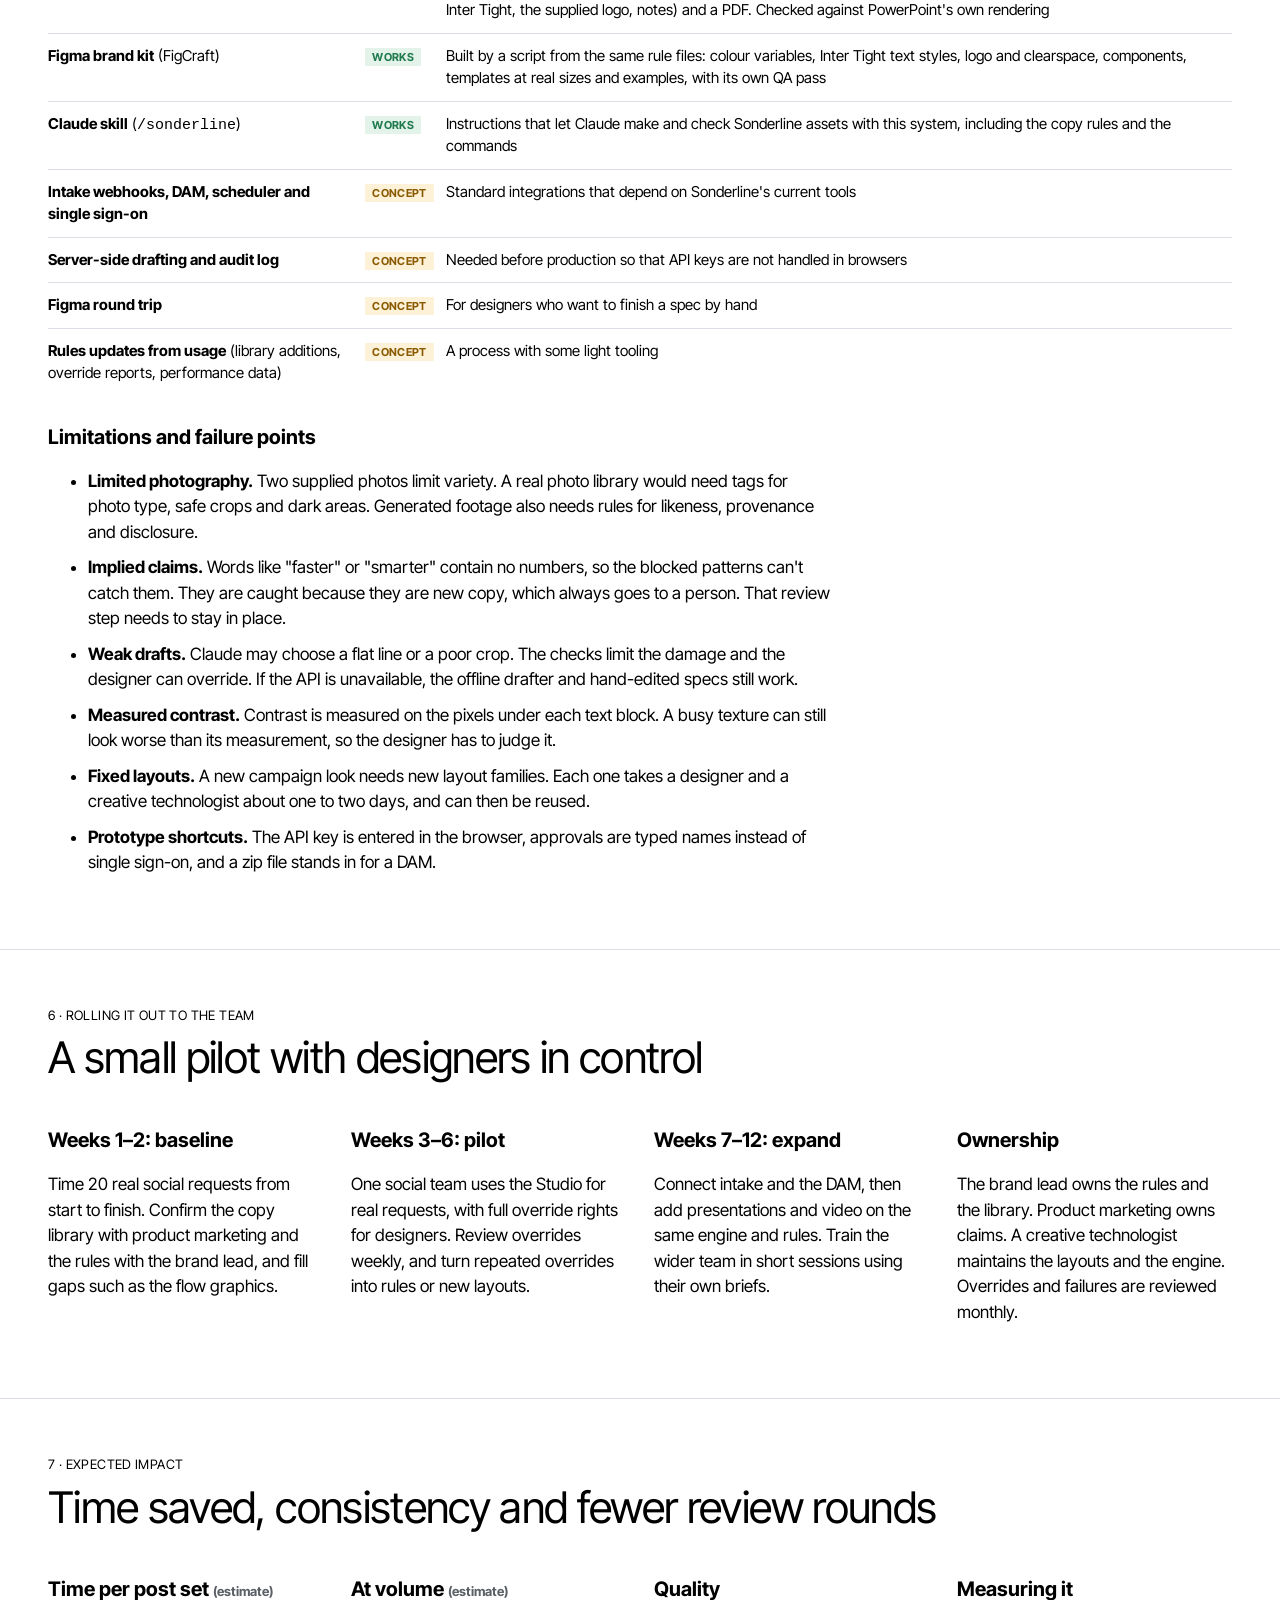
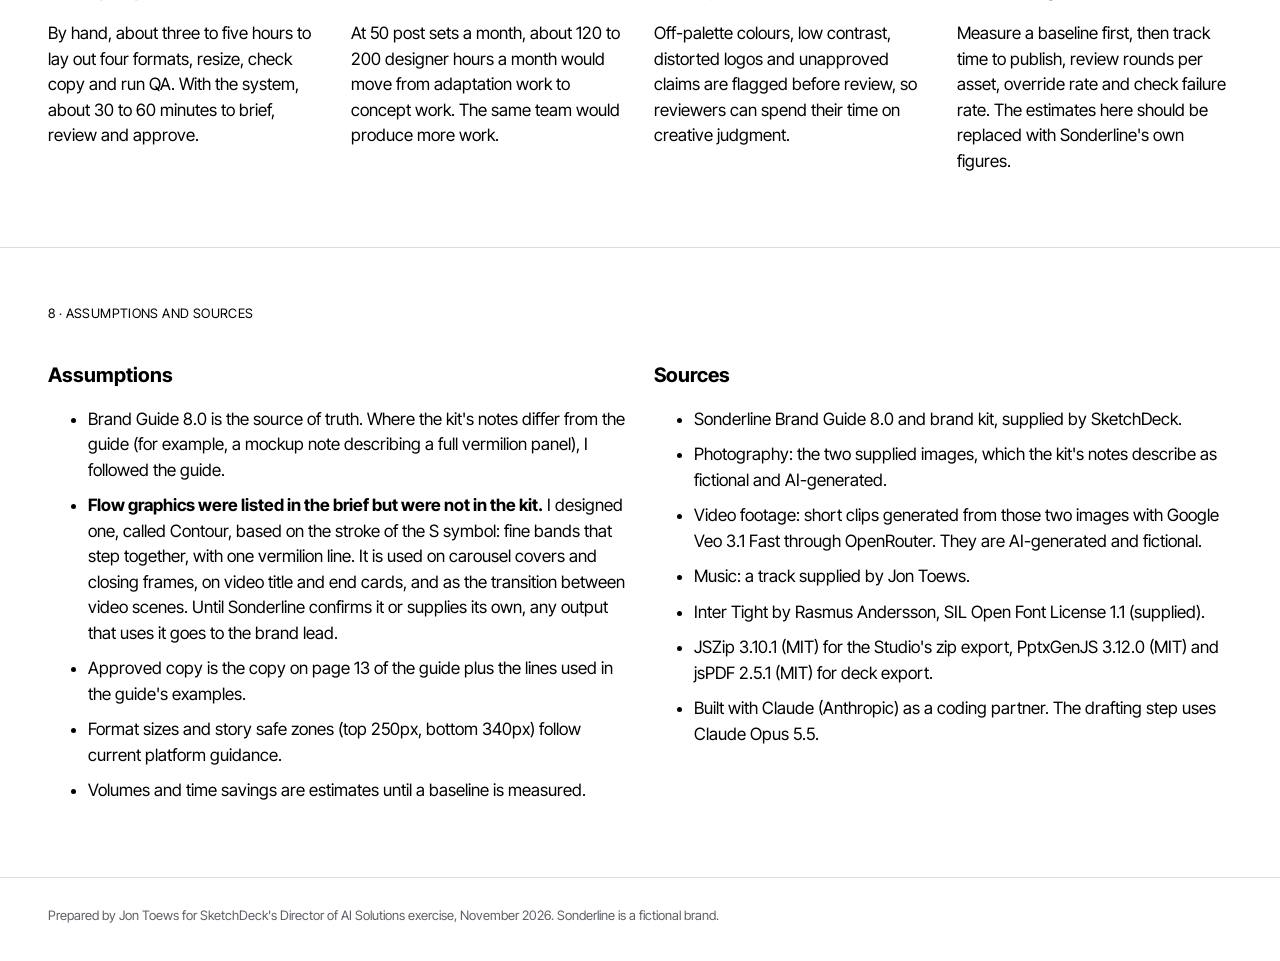
<file: docs/index.html>
<!doctype html>
<html lang="en">
<head>
<meta charset="utf-8">
<meta name="viewport" content="width=device-width, initial-scale=1">
<meta name="robots" content="noindex, nofollow">
<title>Social System Overview</title>
<link rel="icon" href="data:image/svg+xml,%3Csvg xmlns=%27http://www.w3.org/2000/svg%27 viewBox=%270 0 32 32%27%3E%3Crect width=%2732%27 height=%2732%27 fill=%27%23E2CBFF%27/%3E%3Crect width=%278%27 height=%2732%27 fill=%27%23FF6242%27/%3E%3C/svg%3E">
<link rel="stylesheet" href="../assets/site.css?v=6d8753b81f">
</head>
<body>
<header class="bar">
  <a class="brand" href="../"><img src="../brand-kit/assets/sonderline_symbol_black.svg" alt="">Sonderline Social System</a>
  <nav><a href="../">Overview</a><a href="./" aria-current="page">System</a><a href="../deliverables/">Deliverables</a><a href="../studio/">Social Studio</a><a href="../video/">Video Studio</a><a href="../deck/">Deck Studio</a></nav>
</header>

<div class="hero">
  <div class="lead">
    <p class="label">System overview · for Sonderline creative leadership</p>
    <h1>How the Sonderline social content system works</h1>
    <p class="big">This is a production system for Sonderline's social content. A team member writes a brief. Claude drafts a spec from the approved copy library. A layout engine renders every format to the brand grid, and a checker tests each output against the brand guide. Named people then approve the result before it is exported.</p>
  </div>
  <aside>
    <p class="label">On this page</p>
    <p><a href="#opportunity">1. Why start with social content</a><br><a href="#system">2. How the system works</a><br><a href="#tools">3. Tools and integrations</a><br><a href="#quality">4. Quality control and approvals</a><br><a href="#status">5. What works today and what is still a concept</a><br><a href="#adoption">6. Rolling it out to the team</a><br><a href="#impact">7. Expected impact</a><br><a href="#assumptions">8. Assumptions and sources</a></p>
    <p class="label" style="margin-top:28px">Download</p>
    <p><a href="sonderline-system-overview.pdf?v=06fe632ba6">This page as PDF</a><br><a href="system-diagram.png?v=a219b767fb">System diagram (PNG)</a></p>
  </aside>
</div>

<section class="block" id="opportunity">
  <p class="label">1 · Why start with social content</p>
  <h2>Social content has the most volume and the most repetition</h2>
  <div class="cols">
    <div><h3>Volume</h3><p>Each message is produced in four or more formats (4:5 feed, 1:1 square, 1.91:1 link card and 9:16 story), often as a carousel as well, for the product, brand, regional and recruiting teams. Social is the content type the team produces most.</p></div>
    <div><h3>Where the time goes</h3><p>Most production time is spent adapting finished work: resizing, re-cropping and re-setting type for each format, checking contrast and copy, and fixing mistakes found in review.</p></div>
    <div><h3>The brand rules can be automated</h3><p>The Sonderline guide is precise. It specifies a fixed grid, five colours, vermilion at about 3% of a layout, a contrast minimum of 4.5:1 and supplied logos with h/2 clearspace. These rules are easy to break by hand and straightforward to check in code.</p></div>
    <div><h3>Claim risk</h3><p>Pulse has not launched yet, and the guide says not to invent capabilities, performance numbers or testimonials. With many people producing posts quickly, unapproved claims are the biggest brand risk in social content.</p></div>
  </div>
</section>

<section class="block" id="system">
  <p class="label">2 · How the system works</p>
  <h2>Seven steps that share one set of brand rules</h2>
  <p class="prose">Claude is used for the language and selection decisions. Code handles anything that has to be exact, such as layout, contrast and logo placement. People make the decisions that need judgment or accountability. Every step reads the same rules files, so each rule is defined once.</p>
  <div class="pipe" role="list">
    <div class="stage human" role="listitem"><span class="n">01</span><h4>Brief</h4><p>The requester states the goal, audience and channels.</p><p class="tool">Prototype: Studio brief panel<br>Production: Asana, Jira or Airtable form</p></div>
    <div class="stage ai" role="listitem"><span class="n">02</span><h4>Draft spec</h4><p>Claude chooses approved lines, a layout, a photo, a crop and the formats, and drafts the caption. If the brief needs copy the library doesn't have, Claude flags it instead of writing it.</p><p class="tool">Claude API (Opus 5.5), structured JSON output</p></div>
    <div class="stage code" role="listitem"><span class="n">03</span><h4>Compose</h4><p>The engine renders every format from the spec: grid, type fitting, line breaks and a scrim set to meet the contrast minimum.</p><p class="tool">Canvas renderer in the browser and in headless Chromium</p></div>
    <div class="stage code" role="listitem"><span class="n">04</span><h4>Check</h4><p>Thirteen rules from the guide are checked on the layout geometry and the rendered pixels. Each check passes, goes to a named reviewer, or blocks approval.</p><p class="tool">Validator, the same code in every tool</p></div>
    <div class="stage human" role="listitem"><span class="n">05</span><h4>Review</h4><p>The designer and brand lead review every post. Product marketing reviews any new copy. Reviewers can still change the crop, layout or copy.</p><p class="tool">Prototype: Studio approvals<br>Production: Figma or Frame.io</p></div>
    <div class="stage code" role="listitem"><span class="n">06</span><h4>Deliver</h4><p>The images or video, caption, alt text, spec, check report and approval record are exported together.</p><p class="tool">Prototype: zip or MP4 export<br>Production: DAM and scheduler</p></div>
    <div class="stage human" role="listitem"><span class="n">07</span><h4>Update the rules</h4><p>New approved lines are added to the library. Overrides that keep recurring become new layout rules.</p><p class="tool">Pull requests to the rules repository</p></div>
  </div>
  <div class="source"><b>Brand rules</b><span>rules/tokens.json: colours, pairings, type, logo, grid</span><span>rules/copy-library.json: approved copy and blocked patterns</span><span>rules/formats.json: sizes and safe zones</span><span class="muted" style="color:#bbb">Stored in Git · changes approved by the brand lead</span></div>
  <div class="legend"><span class="l-ai">Claude</span><span class="l-code">Code</span><span class="l-human">People</span></div>
</section>

<section class="block" id="tools">
  <p class="label">3 · Tools and integrations</p>
  <h2>Recommended tools and how they connect</h2>
  <p class="prose">The prototype runs without paid software. In production, I would connect it to the tools Sonderline's team already uses instead of adding a new platform.</p>
  <div class="table-wrap"><table>
    <tr><th>Job</th><th>Prototype (working now)</th><th>Production recommendation</th><th>Integration</th></tr>
    <tr><td><b>Intake</b></td><td>Studio brief panel</td><td>The team's existing request form (Asana, Jira or Airtable)</td><td>A webhook creates a draft job and links back to the ticket</td></tr>
    <tr><td><b>Brand rules</b></td><td>JSON files in this repository</td><td>The same files in a private Git repository, with pull requests approved by the brand lead</td><td>Every step reads the files at render time, so one change updates every output</td></tr>
    <tr><td><b>Drafting</b></td><td>Claude in the browser using the viewer's own API key, plus a rules-based offline drafter</td><td>Claude through the Anthropic API behind a small server, so keys are never in a browser, with prompts and specs logged</td><td>Structured output is validated against the spec schema</td></tr>
    <tr><td><b>Design files</b></td><td>Figma brand kit built with FigCraft from the rule files</td><td>The same kit published as a Figma team library, regenerated when the rules change</td><td>Rules files feed the kit, so code and design files stay in step</td></tr>
    <tr><td><b>Composition</b></td><td>Canvas engine in the browser, plus headless Chromium for batch work (<code>tools/produce.py</code>)</td><td>The same engine run as a render service, with an optional Figma plugin to open a spec as editable frames</td><td>Spec in, images and layout geometry out</td></tr>
    <tr><td><b>Video footage</b></td><td>Short clips generated from the supplied stills with Google Veo 3.1 Fast through OpenRouter</td><td>The same approach on approved photography, or commissioned footage, with provenance recorded for each clip</td><td>Clips are stored as assets and used by the video layouts like photos</td></tr>
    <tr><td><b>Quality checks</b></td><td>Validator with a report and issue markers drawn on the artwork</td><td>The same validator, posting its report as a comment in the review tool</td><td>Failures block approval, and review items go to a named role</td></tr>
    <tr><td><b>Review and approval</b></td><td>Studio approvals with names and timestamps, cleared if the spec changes</td><td>Figma, Frame.io or Ziflow with single sign-on identities</td><td>The approval record is attached to the asset</td></tr>
    <tr><td><b>Delivery</b></td><td>Zip of images, caption, alt text, spec, report and approvals, or an MP4 for video</td><td>A DAM (Bynder, Brandfolder or AEM Assets) feeding Sprout Social, Hootsuite or LinkedIn</td><td>Metadata stays with every file</td></tr>
  </table></div>
</section>

<section class="block" id="quality">
  <p class="label">4 · Quality control and approvals</p>
  <h2>Automated checks, and the decisions people make</h2>
  <div class="cols">
    <div>
      <h3>Checked automatically on every output</h3>
      <p>Approved on-image copy (p13) · measured text contrast of at least 4.5:1 (p06) · approved colour pairings (p06) · brand palette only (p03) · vermilion at or below 5% of pixels (p04) · Inter Tight 400 and 700 (p05) · text fit and collisions (p07) · minimum type size (p05) · supplied logo, undistorted, with clearspace (p02) · black footer (p07) · story safe zones · photo source and enlargement (p08) · flagged use of assumed assets · caption claims and alt text (p13). Video scenes are checked at the start, middle and end of each move.</p>
    </div>
    <div>
      <h3>Who decides what</h3>
      <div class="table-wrap"><table>
        <tr><th>Role</th><th>When</th><th>Decides</th></tr>
        <tr><td><b>Requester</b></td><td>Every post</td><td>The brief: purpose, audience and channels</td></tr>
        <tr><td><b>Designer</b></td><td>Every post</td><td>Crop, pacing and whether the image supports the message. Can override layout choices</td></tr>
        <tr><td><b>Product marketing</b></td><td>When copy is not in the library</td><td>New lines and anything close to a claim or product status</td></tr>
        <tr><td><b>Brand lead</b></td><td>Every post (final sign-off)</td><td>Final approval. Owns the rules and the copy library</td></tr>
      </table></div>
    </div>
  </div>
  <h3>An output I would refine before delivery</h3>
  <p class="prose">A regional team asked for a post about escalations and wrote in the brief that "Pulse cuts escalation response times by 40%." The three versions are on the <a href="../deliverables/#review">deliverables page</a>.</p>
  <ol class="prose">
    <li><b>Version 1, first draft (blocked).</b> The white headline on bright metal measured 1.39:1. The post caption repeats the brief's "cuts escalation response times by 40%", which is an unapproved performance number, so it is blocked. The lead line on the image, "Resolve escalations faster across every store", makes the same claim without a number; it is not in the library, so it goes to product marketing. Nobody can approve the post until these are fixed.</li>
    <li><b>Version 2, automatic fix (passes the checks).</b> Product marketing replaces the copy with approved lines, and the engine adds a 50% scrim to meet the contrast minimum. Every check passes, but the scrim makes the metal look flat and grey, so I would not publish it.</li>
    <li><b>Version 3, designer refined (approved).</b> The designer re-crops each format so the photo's own shadow sits behind the headline. The feed post needs a 30% scrim and the link card needs none, and the texture of the metal is kept. The designer makes this change and the brand lead approves it. Product marketing approved the copy change in version 2.</li>
  </ol>
  <p class="prose">The checks make problems visible and quick to fix. Decisions about craft, like the crop in version 3, are made by the designer.</p>
</section>

<section class="block" id="status">
  <p class="label">5 · What works today and what is still a concept</p>
  <h2>Working parts and planned parts</h2>
  <div class="table-wrap"><table>
    <tr><th>Part</th><th>Status</th><th>Notes</th></tr>
    <tr><td><b>Brand rules as data</b> (tokens, copy library, formats)</td><td><span class="status works">Works</span></td><td>Taken from Brand Guide 8.0, with the grid measured from the guide's own social example</td></tr>
    <tr><td><b>Layout engine</b>: nine layouts across five formats, carousels and per-format crops</td><td><span class="status works">Works</span></td><td>Type fitting, line breaking, a contrast-solving scrim and safe zones. If copy doesn't fit, the engine gives it more room in up to three steps before reporting a failure</td></tr>
    <tr><td><b>Testing</b></td><td><span class="status works">Works</span></td><td>420 renders across layouts, formats, copy lengths, photos and colours all pass. 3,200 renders with empty, malformed or forbidden content produced no crashes, and every failure offered a fix</td></tr>
    <tr><td><b>Validator</b>: 13 checks per frame plus caption and alt text</td><td><span class="status works">Works</span></td><td>The same code runs in the browser and on the command line</td></tr>
    <tr><td><b>Fixes in the Studio</b> for each failing check</td><td><span class="status works">Works</span></td><td>Crop search, automatic scrim, closest or shorter approved line, layout change, and caption and alt text rebuilds. Fixes only change the spec, so the checks run again afterwards</td></tr>
    <tr><td><b>Pulse Social Studio</b> (web app)</td><td><span class="status works">Works</span></td><td>Brief, spec, renders, checks, named approvals and zip export</td></tr>
    <tr><td><b>Claude drafting</b> (brief to spec)</td><td><span class="status works">Works</span></td><td>Needs an Anthropic API key pasted into the Studio. Without a key, the offline rules drafter is used</td></tr>
    <tr><td><b>Pulse Video Studio</b> (web app)</td><td><span class="status works">Works</span></td><td>Scenes timed to the music's beat map, live preview with sound, checks for each scene, approvals, and MP4 export with music, rendered frame by frame in the browser so the result doesn't depend on the computer's speed</td></tr>
    <tr><td><b>Motion engine</b></td><td><span class="status works">Works</span></td><td>Generated footage with overlays, eased type reveals and the Contour graphic, all timed to the music. MP4 masters are rendered with <code>tools/produce_video.py</code></td></tr>
    <tr><td><b>Pulse Deck Studio</b> (web app)</td><td><span class="status works">Works</span></td><td>Slides from the same engine and checks, with speaker notes. Exports an editable PowerPoint file (copy as text boxes in Inter Tight, the supplied logo, notes) and a PDF. Checked against PowerPoint's own rendering</td></tr>
    <tr><td><b>Figma brand kit</b> (FigCraft)</td><td><span class="status works">Works</span></td><td>Built by a script from the same rule files: colour variables, Inter Tight text styles, logo and clearspace, components, templates at real sizes and examples, with its own QA pass</td></tr>
    <tr><td><b>Claude skill</b> (<code>/sonderline</code>)</td><td><span class="status works">Works</span></td><td>Instructions that let Claude make and check Sonderline assets with this system, including the copy rules and the commands</td></tr>
    <tr><td><b>Intake webhooks, DAM, scheduler and single sign-on</b></td><td><span class="status concept">Concept</span></td><td>Standard integrations that depend on Sonderline's current tools</td></tr>
    <tr><td><b>Server-side drafting and audit log</b></td><td><span class="status concept">Concept</span></td><td>Needed before production so that API keys are not handled in browsers</td></tr>
    <tr><td><b>Figma round trip</b></td><td><span class="status concept">Concept</span></td><td>For designers who want to finish a spec by hand</td></tr>
    <tr><td><b>Rules updates from usage</b> (library additions, override reports, performance data)</td><td><span class="status concept">Concept</span></td><td>A process with some light tooling</td></tr>
  </table></div>
  <h3>Limitations and failure points</h3>
  <ul class="prose">
    <li><b>Limited photography.</b> Two supplied photos limit variety. A real photo library would need tags for photo type, safe crops and dark areas. Generated footage also needs rules for likeness, provenance and disclosure.</li>
    <li><b>Implied claims.</b> Words like "faster" or "smarter" contain no numbers, so the blocked patterns can't catch them. They are caught because they are new copy, which always goes to a person. That review step needs to stay in place.</li>
    <li><b>Weak drafts.</b> Claude may choose a flat line or a poor crop. The checks limit the damage and the designer can override. If the API is unavailable, the offline drafter and hand-edited specs still work.</li>
    <li><b>Measured contrast.</b> Contrast is measured on the pixels under each text block. A busy texture can still look worse than its measurement, so the designer has to judge it.</li>
    <li><b>Fixed layouts.</b> A new campaign look needs new layout families. Each one takes a designer and a creative technologist about one to two days, and can then be reused.</li>
    <li><b>Prototype shortcuts.</b> The API key is entered in the browser, approvals are typed names instead of single sign-on, and a zip file stands in for a DAM.</li>
  </ul>
</section>

<section class="block" id="adoption">
  <p class="label">6 · Rolling it out to the team</p>
  <h2>A small pilot with designers in control</h2>
  <div class="cols">
    <div><h3>Weeks 1–2: baseline</h3><p>Time 20 real social requests from start to finish. Confirm the copy library with product marketing and the rules with the brand lead, and fill gaps such as the flow graphics.</p></div>
    <div><h3>Weeks 3–6: pilot</h3><p>One social team uses the Studio for real requests, with full override rights for designers. Review overrides weekly, and turn repeated overrides into rules or new layouts.</p></div>
    <div><h3>Weeks 7–12: expand</h3><p>Connect intake and the DAM, then add presentations and video on the same engine and rules. Train the wider team in short sessions using their own briefs.</p></div>
    <div><h3>Ownership</h3><p>The brand lead owns the rules and the library. Product marketing owns claims. A creative technologist maintains the layouts and the engine. Overrides and failures are reviewed monthly.</p></div>
  </div>
</section>

<section class="block" id="impact">
  <p class="label">7 · Expected impact</p>
  <h2>Time saved, consistency and fewer review rounds</h2>
  <div class="cols">
    <div><h3>Time per post set <span class="fine">(estimate)</span></h3><p>By hand, about three to five hours to lay out four formats, resize, check copy and run QA. With the system, about 30 to 60 minutes to brief, review and approve.</p></div>
    <div><h3>At volume <span class="fine">(estimate)</span></h3><p>At 50 post sets a month, about 120 to 200 designer hours a month would move from adaptation work to concept work. The same team would produce more work.</p></div>
    <div><h3>Quality</h3><p>Off-palette colours, low contrast, distorted logos and unapproved claims are flagged before review, so reviewers can spend their time on creative judgment.</p></div>
    <div><h3>Measuring it</h3><p>Measure a baseline first, then track time to publish, review rounds per asset, override rate and check failure rate. The estimates here should be replaced with Sonderline's own figures.</p></div>
  </div>
</section>

<section class="block" id="assumptions">
  <p class="label">8 · Assumptions and sources</p>
  <div class="cols">
    <div class="prose">
      <h3>Assumptions</h3>
      <ul>
        <li>Brand Guide 8.0 is the source of truth. Where the kit's notes differ from the guide (for example, a mockup note describing a full vermilion panel), I followed the guide.</li>
        <li><b>Flow graphics were listed in the brief but were not in the kit.</b> I designed one, called Contour, based on the stroke of the S symbol: fine bands that step together, with one vermilion line. It is used on carousel covers and closing frames, on video title and end cards, and as the transition between video scenes. Until Sonderline confirms it or supplies its own, any output that uses it goes to the brand lead.</li>
        <li>Approved copy is the copy on page 13 of the guide plus the lines used in the guide's examples.</li>
        <li>Format sizes and story safe zones (top 250px, bottom 340px) follow current platform guidance.</li>
        <li>Volumes and time savings are estimates until a baseline is measured.</li>
      </ul>
    </div>
    <div class="prose">
      <h3>Sources</h3>
      <ul>
        <li>Sonderline Brand Guide 8.0 and brand kit, supplied by SketchDeck.</li>
        <li>Photography: the two supplied images, which the kit's notes describe as fictional and AI-generated.</li>
        <li>Video footage: short clips generated from those two images with Google Veo 3.1 Fast through OpenRouter. They are AI-generated and fictional.</li>
        <li>Music: a track supplied by Jon Toews.</li>
        <li>Inter Tight by Rasmus Andersson, SIL Open Font License 1.1 (supplied).</li>
        <li>JSZip 3.10.1 (MIT) for the Studio's zip export, PptxGenJS 3.12.0 (MIT) and jsPDF 2.5.1 (MIT) for deck export.</li>
        <li>Built with Claude (Anthropic) as a coding partner. The drafting step uses Claude Opus 5.5.</li>
      </ul>
    </div>
  </div>
</section>

<footer class="foot">Prepared by Jon Toews for SketchDeck's Director of AI Solutions exercise, November 2026. Sonderline is a fictional brand.</footer>
</body>
</html>
</file>
<file: assets/site.css>
@font-face { font-family: "Inter Tight"; src: url(../brand-kit/fonts/InterTight-Regular.ttf); font-weight: 400; }
@font-face { font-family: "Inter Tight"; src: url(../brand-kit/fonts/InterTight-Bold.ttf); font-weight: 700; }

:root {
  --black: #000; --white: #fff; --lavender: #E2CBFF; --vermilion: #FF6242; --grey: #DADDE3;
  --muted: #5b5f66; --line: #DADDE3; --panel: #F6F7F9;
  --pass: #1f7a4d; --review: #8a5a00; --fail: #c4321b;
  --pass-bg: #e3f3ea; --review-bg: #fdf1d8; --fail-bg: #fde4df;
  --m: clamp(16px, 4vw, 48px);
}
* { box-sizing: border-box; }
html, body { margin: 0; background: var(--white); color: var(--black); }
body { font: 17px/1.5 "Inter Tight", system-ui, sans-serif; }
a { color: inherit; text-underline-offset: 3px; }
img { max-width: 100%; height: auto; display: block; }

.bar { display: flex; justify-content: space-between; align-items: center; padding: 14px var(--m); border-bottom: 1px solid var(--line); gap: 12px; flex-wrap: wrap; }
.bar .brand { display: flex; align-items: center; gap: 10px; font-weight: 700; text-decoration: none; }
.bar .brand img { height: 22px; }
.bar nav { display: flex; gap: 20px; font-size: 15px; flex-wrap: wrap; }
.bar nav a { text-decoration: none; }
.bar nav a[aria-current] { border-bottom: 2px solid var(--black); }

.hero { display: grid; grid-template-columns: 2fr 1fr; border-bottom: 1px solid var(--line); }
.hero .lead { padding: 56px var(--m) 48px; }
.hero aside { background: var(--lavender); padding: 56px var(--m) 48px 32px; border-left: 14px solid var(--vermilion); }
.label { font-size: 13px; text-transform: uppercase; letter-spacing: .03em; margin: 0 0 14px; }
h1 { font-size: clamp(44px, 7vw, 104px); line-height: .98; font-weight: 400; letter-spacing: -.02em; margin: 0 0 24px; }
h2 { font-size: clamp(30px, 3.4vw, 46px); line-height: 1.05; font-weight: 400; letter-spacing: -.015em; margin: 0 0 18px; }
h3 { font-size: 20px; font-weight: 700; margin: 26px 0 8px; }
.big { font-size: clamp(20px, 2vw, 26px); line-height: 1.3; max-width: 34em; }
.muted { color: var(--muted); }
.fine { font-size: 13px; color: var(--muted); }

section.block { padding: 56px var(--m); border-bottom: 1px solid var(--line); }
section.block > .label { margin-bottom: 10px; }
.cols { display: grid; grid-template-columns: repeat(auto-fit, minmax(260px, 1fr)); gap: 28px; }
.prose { max-width: 46em; }
.prose p, .prose li { margin: 0 0 10px; }

.cta-row { display: flex; gap: 12px; flex-wrap: wrap; margin-top: 28px; }
.btn { display: inline-flex; align-items: center; gap: 12px; padding: 13px 18px; border: 1px solid var(--black); text-decoration: none; font-weight: 700; font-size: 15px; }
.btn.primary { background: var(--black); color: var(--white); }
.btn::after { content: "→"; font-weight: 400; }

table { width: 100%; border-collapse: collapse; font-size: 15px; }
th, td { text-align: left; vertical-align: top; padding: 11px 12px 11px 0; border-top: 1px solid var(--line); }
th { font-size: 12px; text-transform: uppercase; letter-spacing: .03em; font-weight: 400; color: var(--muted); }
td b { font-weight: 700; }
.table-wrap { overflow-x: auto; }

/* pipeline diagram */
.pipe { display: grid; grid-template-columns: repeat(7, minmax(120px, 1fr)); gap: 0; margin-top: 26px; }
.stage { border: 1px solid var(--black); border-right: 0; padding: 14px 12px 16px; position: relative; background: var(--white); min-height: 210px; }
.stage:last-child { border-right: 1px solid var(--black); }
.stage .n { font-size: 12px; color: var(--muted); }
.stage h4 { font-size: 19px; margin: 4px 0 8px; font-weight: 700; }
.stage p { font-size: 13px; line-height: 1.35; margin: 0 0 6px; }
.stage .tool { font-size: 12px; border-top: 1px solid var(--line); padding-top: 6px; margin-top: 8px; }
.stage.human { background: var(--lavender); }
.stage.human::before { content: "PEOPLE"; position: absolute; top: -11px; left: 10px; background: var(--black); color: var(--white); font-size: 10px; letter-spacing: .05em; padding: 3px 6px; }
.stage.ai::before { content: "AI"; position: absolute; top: -11px; left: 10px; background: var(--vermilion); color: var(--black); font-size: 10px; letter-spacing: .05em; padding: 3px 6px; }
.stage.code::before { content: "CODE"; position: absolute; top: -11px; left: 10px; background: var(--grey); color: var(--black); font-size: 10px; letter-spacing: .05em; padding: 3px 6px; }
.source { margin-top: 0; border: 1px solid var(--black); border-top: 0; background: var(--black); color: var(--white); padding: 14px 14px; display: flex; gap: 18px; flex-wrap: wrap; align-items: baseline; font-size: 14px; }
.source b { font-size: 15px; }
.legend { display: flex; gap: 18px; font-size: 13px; margin-top: 12px; flex-wrap: wrap; }
.legend span::before { content: ""; display: inline-block; width: 12px; height: 12px; margin-right: 6px; vertical-align: -1px; }
.legend .l-ai::before { background: var(--vermilion); } .legend .l-code::before { background: var(--grey); } .legend .l-human::before { background: var(--lavender); outline: 1px solid var(--black); }

.status { font-size: 11px; font-weight: 700; padding: 2px 7px; text-transform: uppercase; letter-spacing: .03em; white-space: nowrap; }
.status.pass, .status.works { background: var(--pass-bg); color: var(--pass); }
.status.review, .status.concept { background: var(--review-bg); color: var(--review); }
.status.fail { background: var(--fail-bg); color: var(--fail); }

/* galleries */
.gallery { display: flex; gap: 20px; flex-wrap: wrap; align-items: flex-end; margin-top: 18px; }
.gallery figure { margin: 0; }
.gallery img { height: 360px; width: auto; outline: 1px solid var(--line); }
.gallery figcaption { font-size: 13px; margin-top: 6px; display: flex; gap: 8px; align-items: center; }
.strip { display: flex; gap: 10px; overflow-x: auto; padding-bottom: 8px; margin-top: 18px; }
.strip img { height: 380px; width: auto; flex: none; outline: 1px solid var(--line); }
.steps3 { display: grid; grid-template-columns: repeat(3, 1fr); gap: 24px; margin-top: 18px; }
.steps3 figure { margin: 0; }
.steps3 figcaption { font-size: 14px; margin-top: 10px; }
.steps3 figcaption b { display: block; font-size: 16px; margin-bottom: 4px; }
.caption-box { background: var(--panel); border-left: 4px solid var(--black); padding: 14px 16px; font-size: 15px; margin-top: 14px; max-width: 46em; }

footer.foot { padding: 28px var(--m) 40px; font-size: 13px; color: var(--muted); }

@media (max-width: 900px) {
  .hero { grid-template-columns: 1fr; }
  .hero aside { border-left: 0; border-top: 14px solid var(--vermilion); padding: 32px var(--m); }
  .pipe { grid-template-columns: 1fr; }
  .stage { border-right: 1px solid var(--black); border-bottom: 0; min-height: 0; }
  .stage:last-child { border-bottom: 1px solid var(--black); }
  .steps3 { grid-template-columns: 1fr; }
  .gallery img, .strip img { height: 280px; }
}
@media (max-width: 600px) {
  .status { white-space: normal; }
  .gallery figure { max-width: 100%; }
  .gallery img, .gallery video { max-width: 100%; height: auto !important; }
}
@media print {
  .bar nav, .cta-row { display: none; }
  section.block { break-inside: avoid; }
}

.copy-check { font-size: 14px; line-height: 1.5; background: var(--panel); padding: 10px 12px; margin-top: 10px; }
.copy-check p { margin: 0 0 6px; }
.copy-check .ck-label { font-size: 11px; text-transform: uppercase; letter-spacing: .04em; color: var(--muted); margin: 6px 0 2px; }
.copy-check mark { padding: 1px 2px; color: inherit; }
.copy-check mark.fail { background: var(--fail-bg); text-decoration: line-through; text-decoration-color: var(--fail); }
.copy-check mark.review { background: var(--review-bg); }
.copy-check mark.ok { background: var(--pass-bg); }
.ck-tag { font-size: 11px; font-weight: 700; white-space: nowrap; }
.ck-tag.fail { color: var(--fail); } .ck-tag.review { color: var(--review); } .ck-tag.ok { color: var(--pass); }
</file>
